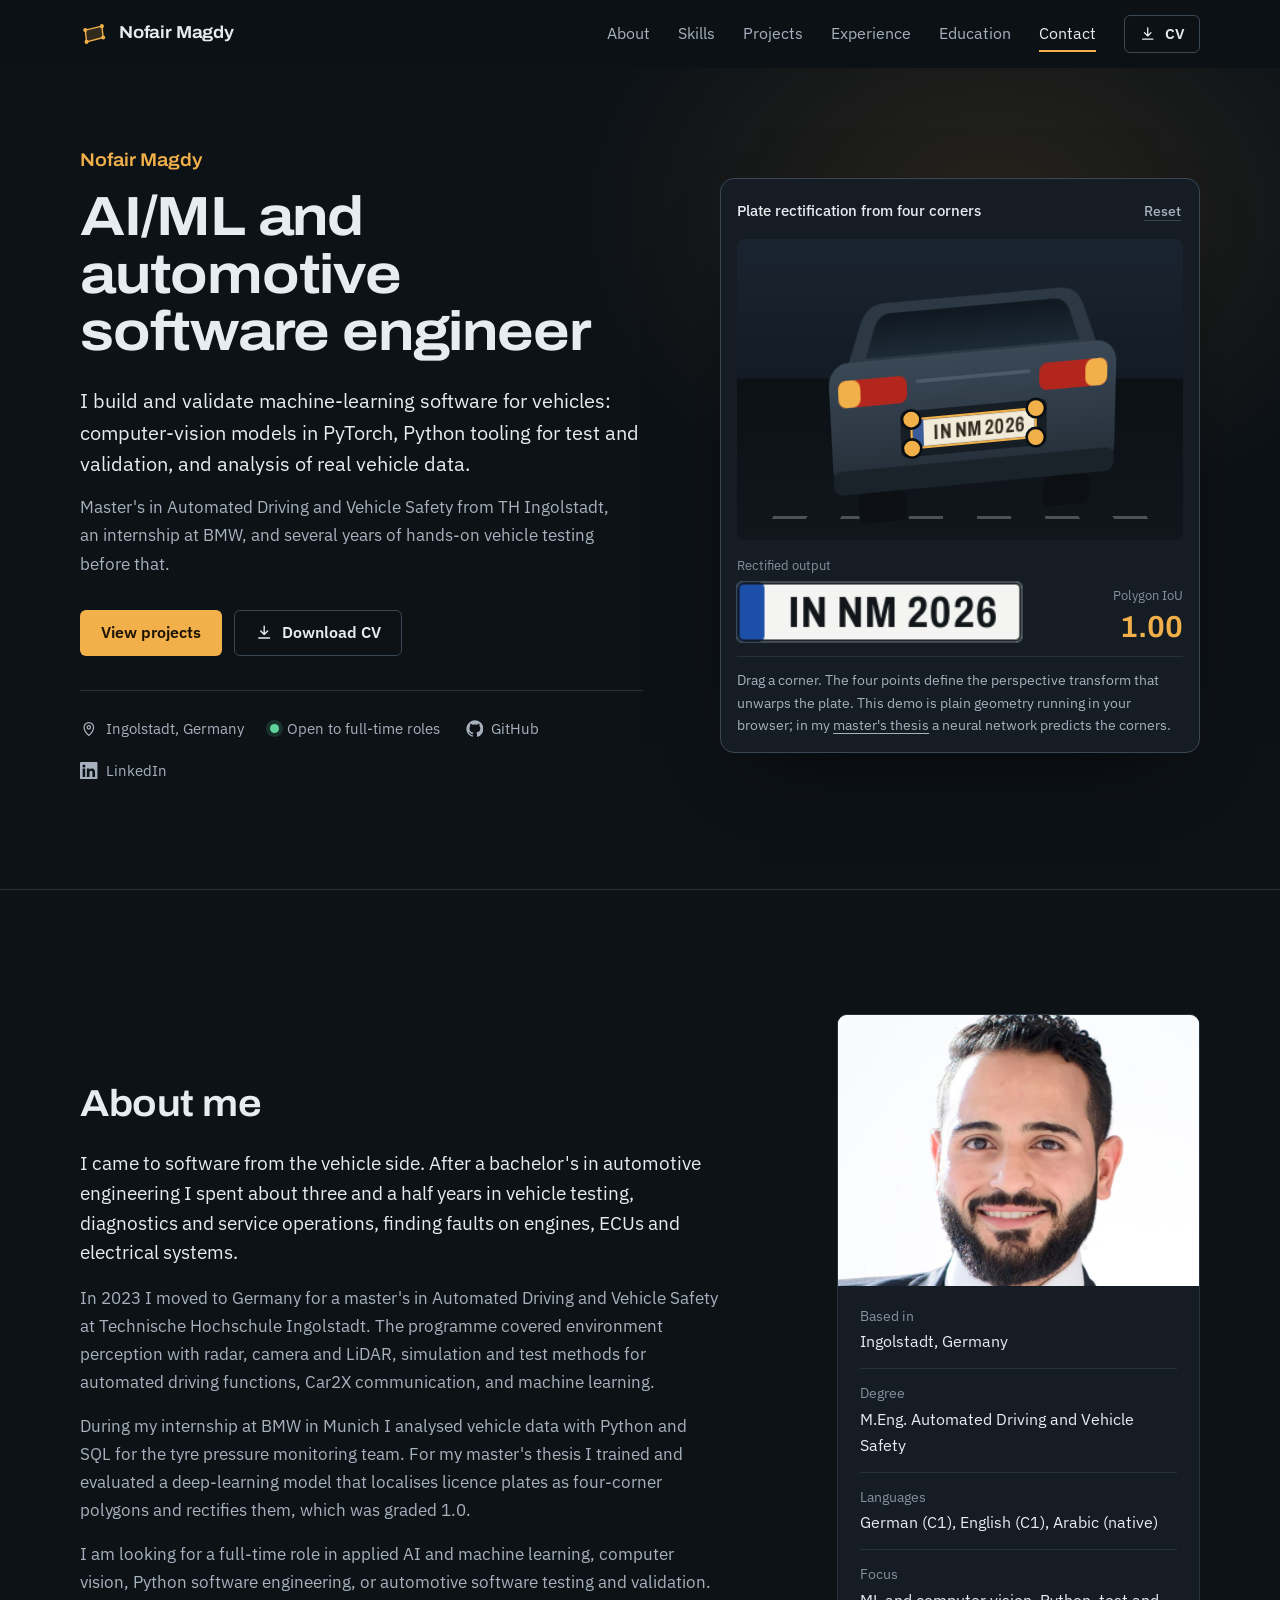
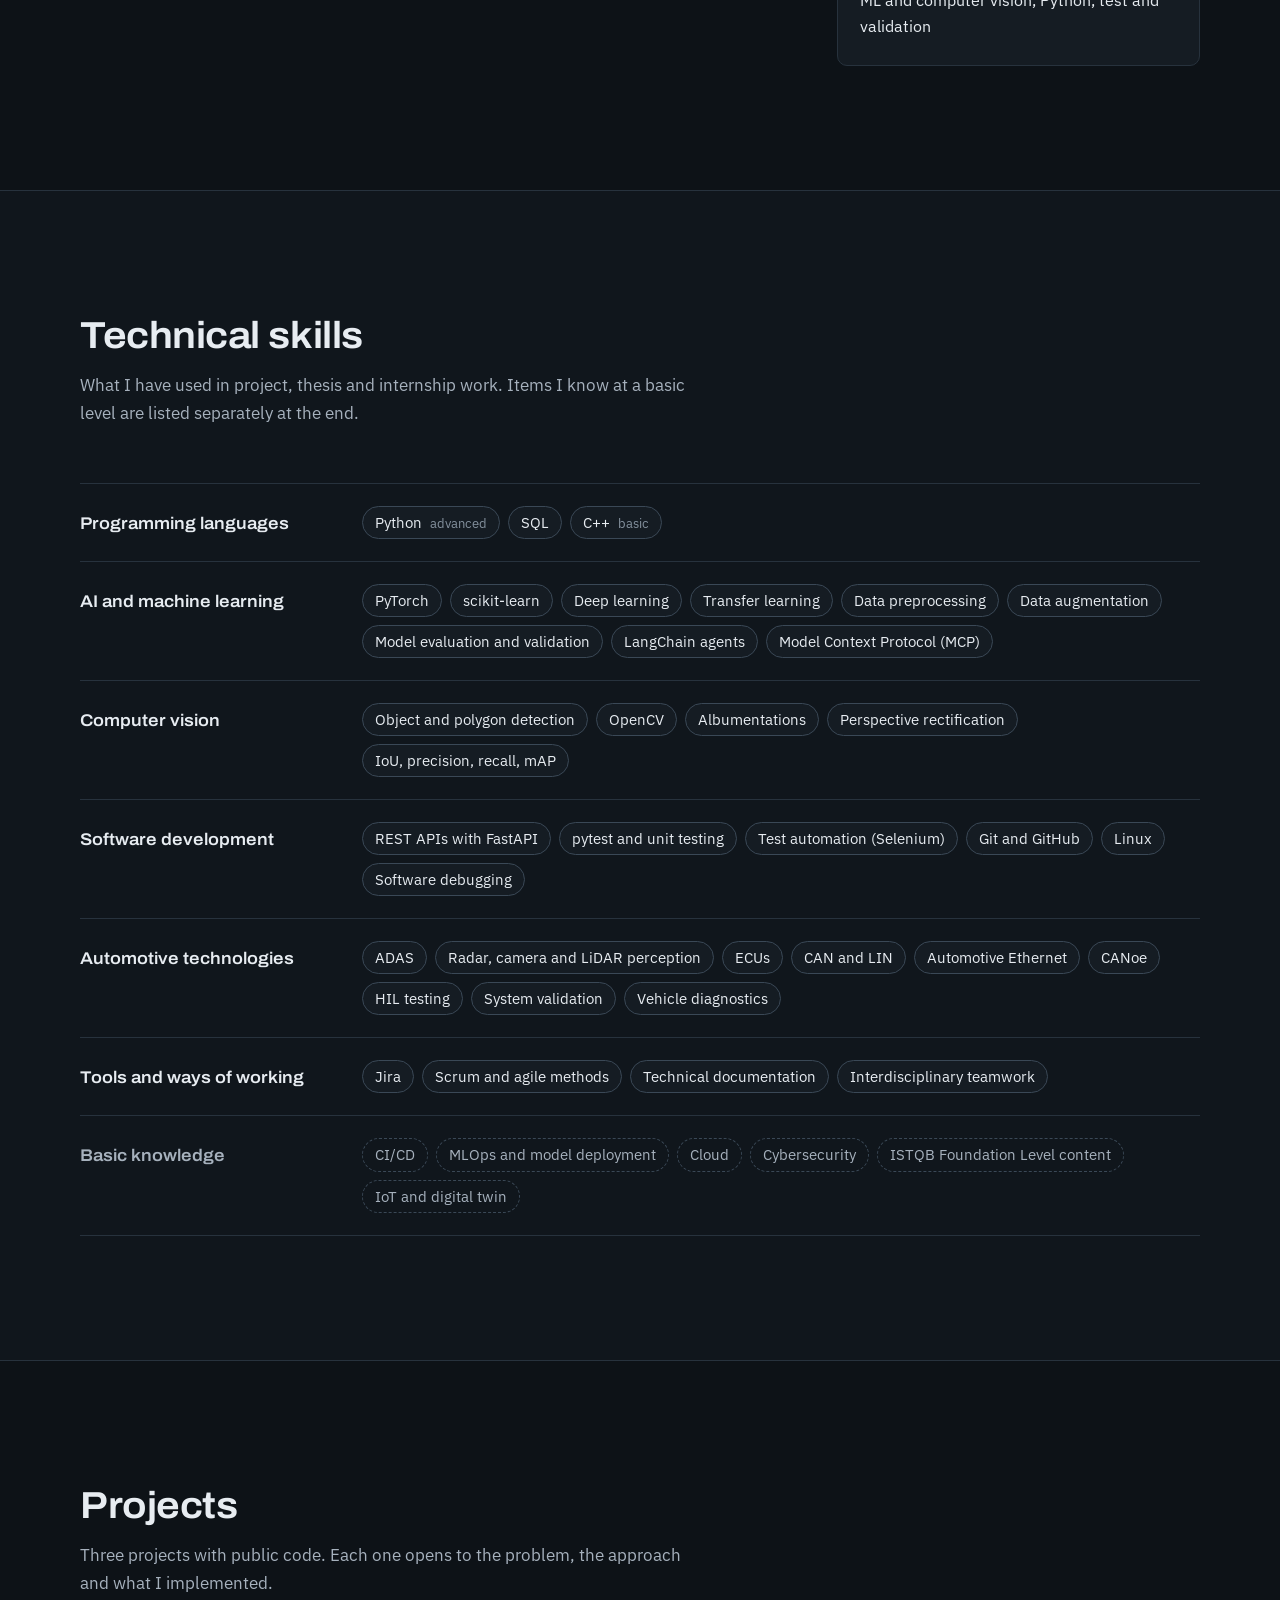
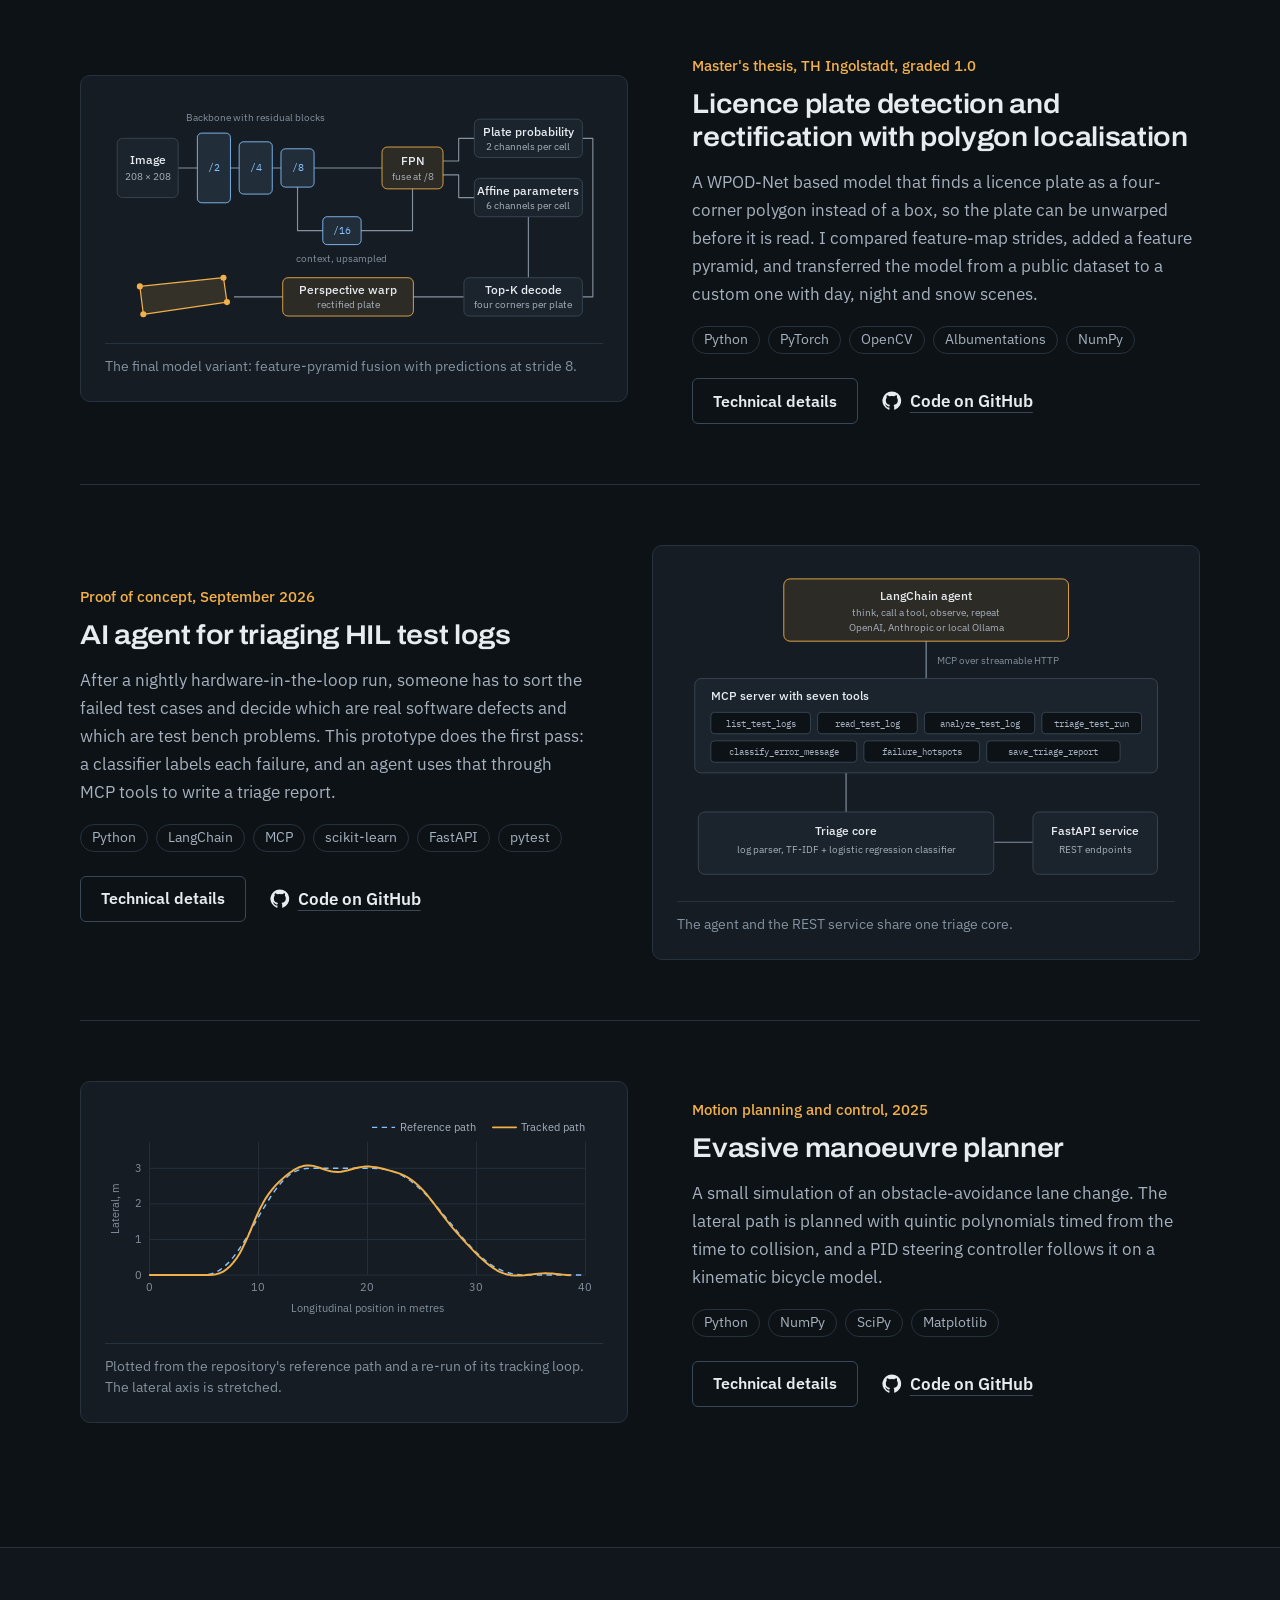
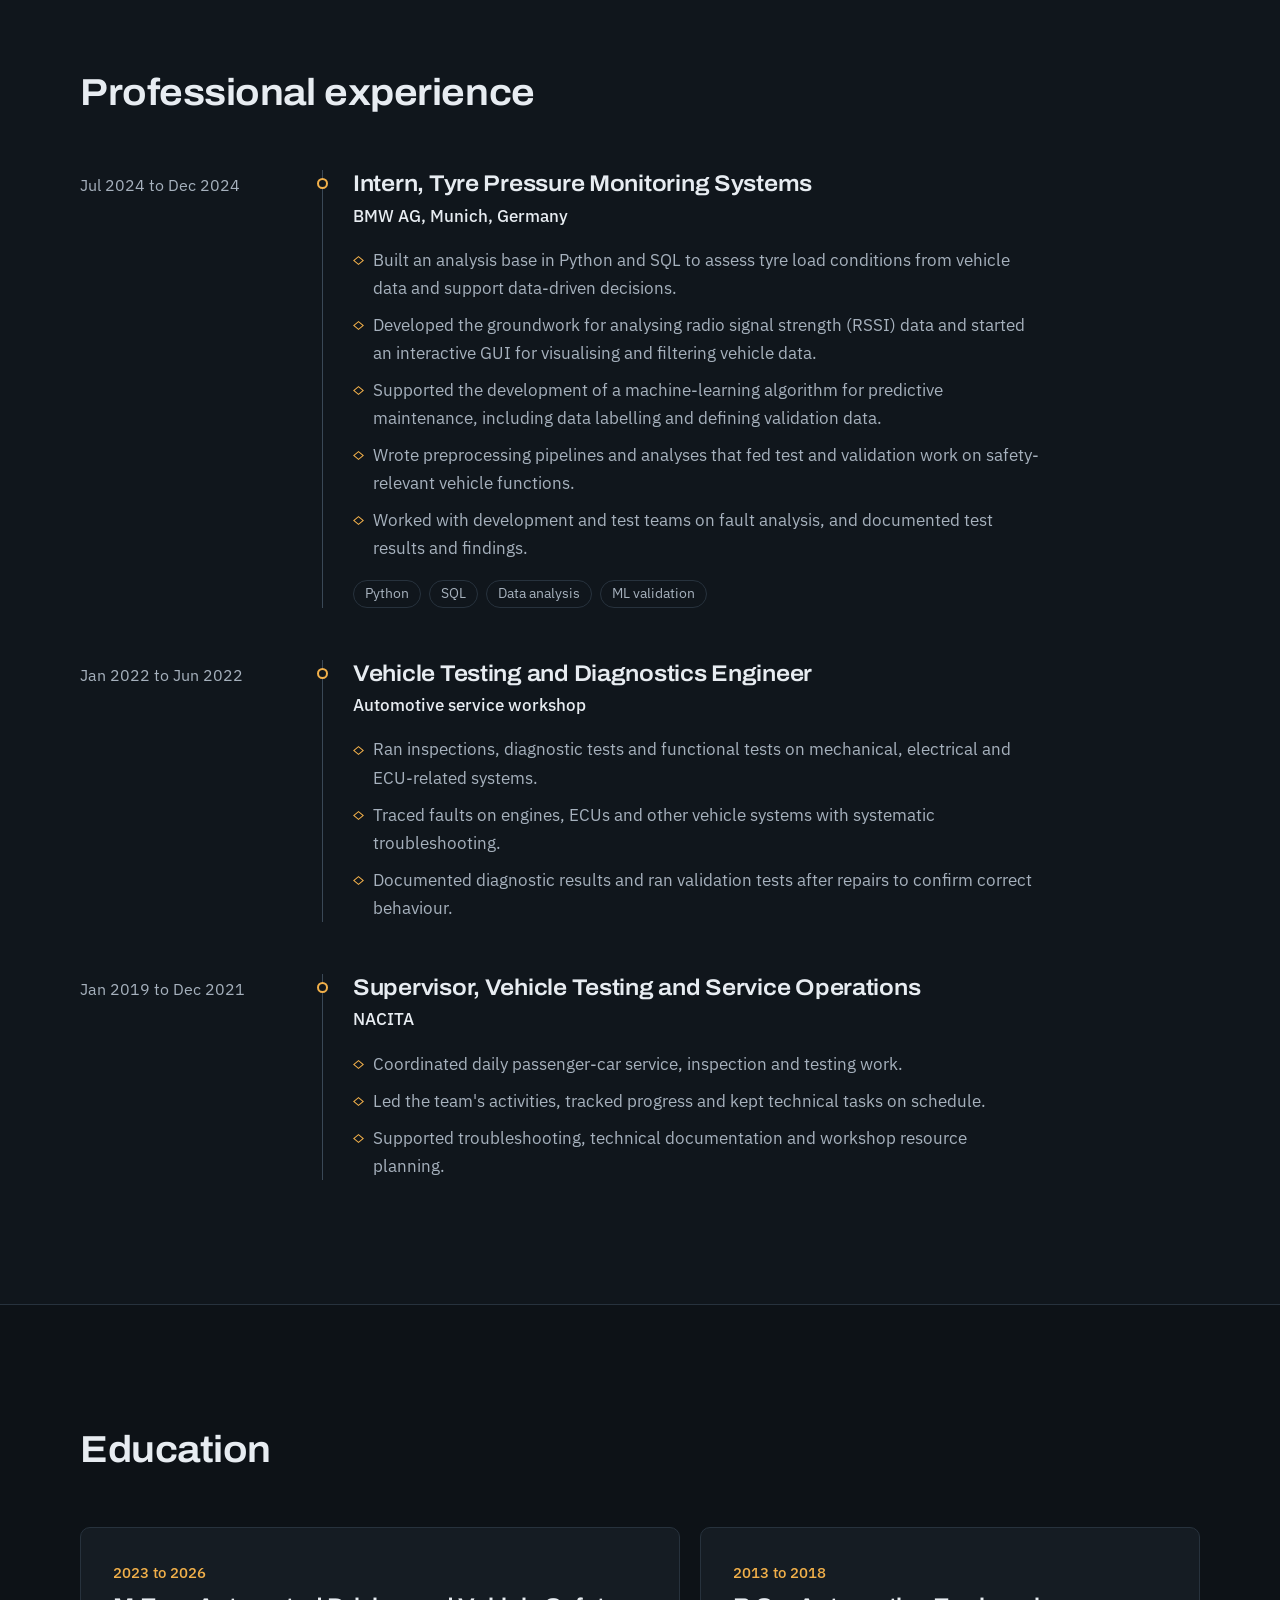
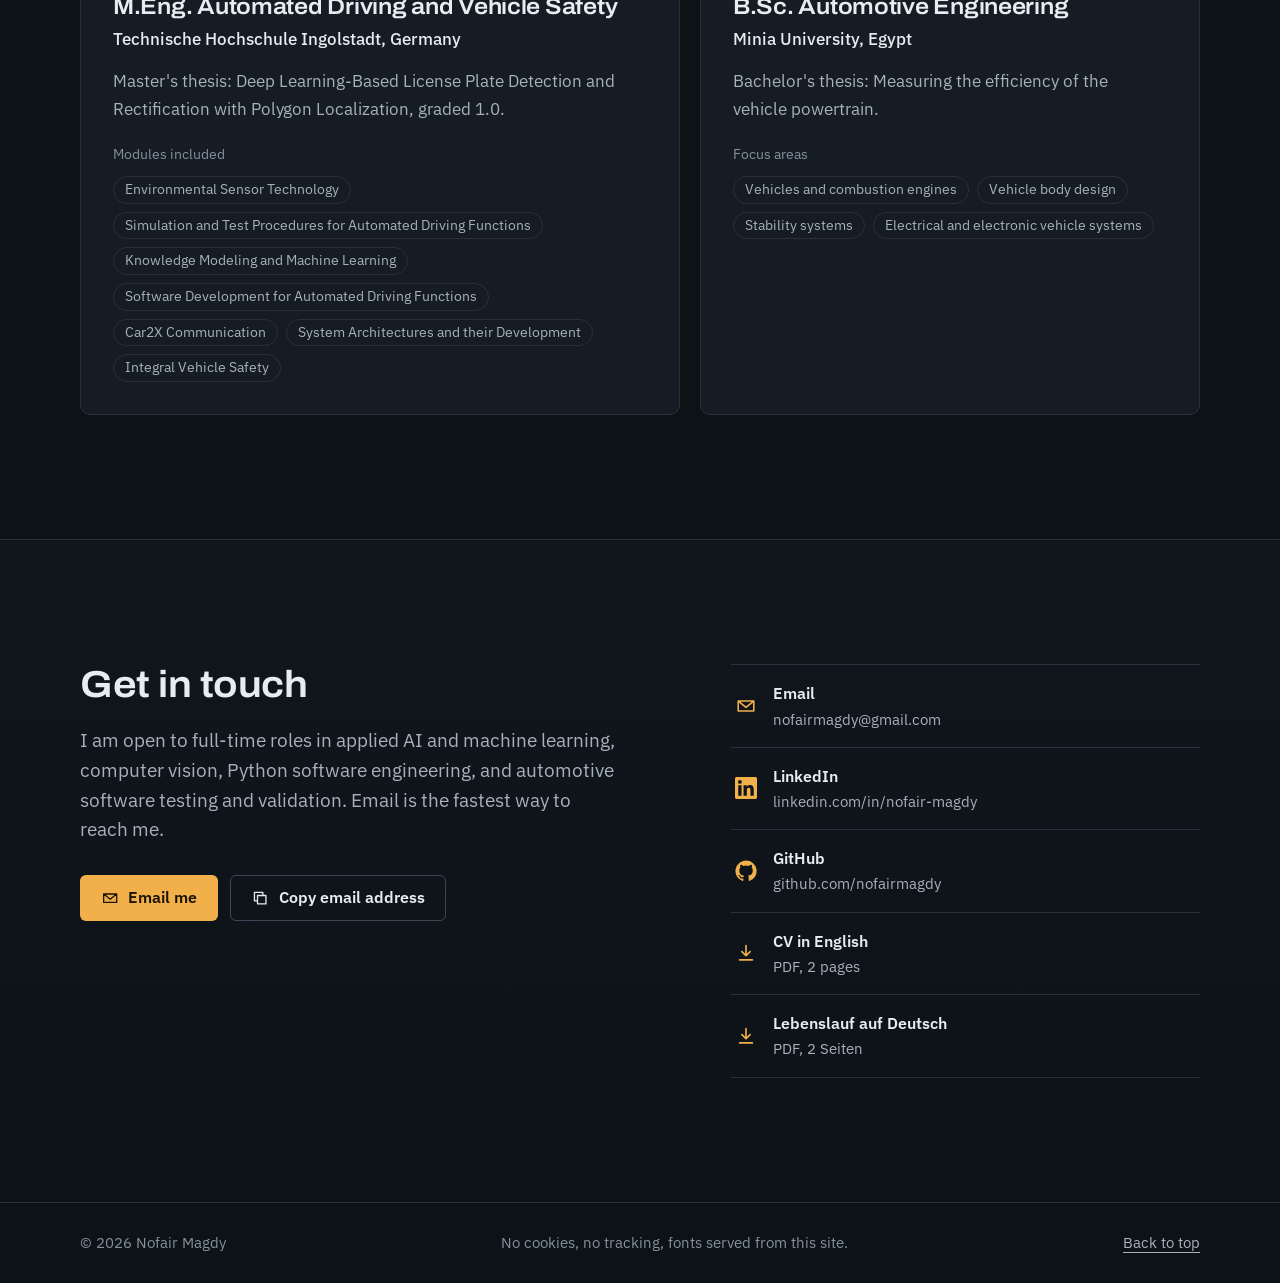
<file: index.html>
<!doctype html>
<html lang="en">
<head>
  <meta charset="utf-8">
  <meta name="viewport" content="width=device-width, initial-scale=1">
  <title>Nofair Magdy | AI/ML and Automotive Software Engineer</title>
  <meta name="description" content="Portfolio of Nofair Magdy, an AI/ML and automotive software engineer in Ingolstadt, Germany. Computer vision with PyTorch, Python tooling for test and validation, and ADAS background.">
  <meta name="author" content="Nofair Magdy">
  <meta name="theme-color" content="#0d1217">
  <meta name="color-scheme" content="dark">
  <link rel="canonical" href="https://nofairmagdy.github.io/">

  <meta property="og:type" content="website">
  <meta property="og:title" content="Nofair Magdy | AI/ML and Automotive Software Engineer">
  <meta property="og:description" content="Computer vision with PyTorch, Python tooling for test and validation, and an automated-driving master's from TH Ingolstadt.">
  <meta property="og:url" content="https://nofairmagdy.github.io/">
  <meta property="og:image" content="https://nofairmagdy.github.io/assets/img/og.png">
  <meta property="og:image:width" content="1200">
  <meta property="og:image:height" content="630">
  <meta name="twitter:card" content="summary_large_image">

  <link rel="icon" href="assets/img/favicon.svg" type="image/svg+xml">
  <link rel="icon" href="assets/img/favicon-32.png" sizes="32x32" type="image/png">
  <link rel="apple-touch-icon" href="assets/img/apple-touch-icon.png">
  <link rel="manifest" href="site.webmanifest">

  <link rel="preload" href="assets/fonts/archivo-var.woff2" as="font" type="font/woff2" crossorigin>
  <link rel="preload" href="assets/fonts/plex-sans-400.woff2" as="font" type="font/woff2" crossorigin>
  <link rel="stylesheet" href="assets/css/styles.css">

  <script type="application/ld+json">
  {
    "@context": "https://schema.org",
    "@type": "Person",
    "name": "Nofair Magdy",
    "jobTitle": "AI/ML and Automotive Software Engineer",
    "url": "https://nofairmagdy.github.io/",
    "email": "mailto:nofairmagdy@gmail.com",
    "address": { "@type": "PostalAddress", "addressLocality": "Ingolstadt", "addressCountry": "DE" },
    "sameAs": ["https://github.com/nofairmagdy", "https://www.linkedin.com/in/nofair-magdy"],
    "alumniOf": [
      { "@type": "CollegeOrUniversity", "name": "Technische Hochschule Ingolstadt" },
      { "@type": "CollegeOrUniversity", "name": "Minia University" }
    ],
    "knowsAbout": ["Machine learning", "Deep learning", "Computer vision", "PyTorch", "Python", "ADAS", "Automotive software testing", "HIL testing"]
  }
  </script>
</head>
<body>
  <a class="skip-link" href="#main">Skip to content</a>

  <!-- Icon sprite -->
  <svg width="0" height="0" class="sprite" aria-hidden="true" focusable="false">
    <symbol id="i-github" viewBox="0 0 24 24"><path fill="currentColor" d="M12 .5a11.5 11.5 0 0 0-3.64 22.41c.58.1.79-.25.79-.56v-2.15c-3.2.7-3.88-1.37-3.88-1.37-.52-1.33-1.28-1.68-1.28-1.68-1.05-.72.08-.7.08-.7 1.16.08 1.77 1.19 1.77 1.19 1.03 1.77 2.7 1.26 3.36.96.1-.75.4-1.26.73-1.55-2.55-.29-5.24-1.28-5.24-5.68 0-1.26.45-2.28 1.19-3.09-.12-.29-.52-1.46.11-3.05 0 0 .97-.31 3.17 1.18a11 11 0 0 1 5.78 0c2.2-1.49 3.17-1.18 3.17-1.18.63 1.59.23 2.76.11 3.05.74.81 1.19 1.83 1.19 3.09 0 4.41-2.69 5.38-5.25 5.67.41.36.78 1.06.78 2.14v3.17c0 .31.21.67.8.56A11.5 11.5 0 0 0 12 .5Z"/></symbol>
    <symbol id="i-linkedin" viewBox="0 0 24 24"><path fill="currentColor" d="M20.45 20.45h-3.56v-5.57c0-1.33-.02-3.04-1.85-3.04-1.85 0-2.14 1.45-2.14 2.94v5.67H9.35V9h3.41v1.56h.05c.48-.9 1.64-1.85 3.37-1.85 3.6 0 4.27 2.37 4.27 5.46v6.28ZM5.34 7.43a2.06 2.06 0 1 1 0-4.13 2.06 2.06 0 0 1 0 4.13ZM7.12 20.45H3.56V9h3.56v11.45ZM22.22 0H1.77C.79 0 0 .77 0 1.73v20.54C0 23.23.79 24 1.77 24h20.45c.98 0 1.78-.77 1.78-1.73V1.73C24 .77 23.2 0 22.22 0Z"/></symbol>
    <symbol id="i-mail" viewBox="0 0 24 24"><path fill="none" stroke="currentColor" stroke-width="1.7" stroke-linecap="round" stroke-linejoin="round" d="M3.5 6.5h17v11h-17zM4 7l8 6.5L20 7"/></symbol>
    <symbol id="i-download" viewBox="0 0 24 24"><path fill="none" stroke="currentColor" stroke-width="1.8" stroke-linecap="round" stroke-linejoin="round" d="M12 4v11m0 0-4.5-4.5M12 15l4.5-4.5M5 19.5h14"/></symbol>
    <symbol id="i-external" viewBox="0 0 24 24"><path fill="none" stroke="currentColor" stroke-width="1.8" stroke-linecap="round" stroke-linejoin="round" d="M14 5h5v5M19 5l-8.5 8.5M17.5 14v4.5h-12v-12H10"/></symbol>
    <symbol id="i-close" viewBox="0 0 24 24"><path fill="none" stroke="currentColor" stroke-width="1.8" stroke-linecap="round" d="M6 6l12 12M18 6 6 18"/></symbol>
    <symbol id="i-copy" viewBox="0 0 24 24"><path fill="none" stroke="currentColor" stroke-width="1.7" stroke-linejoin="round" d="M8.5 8.5h11v11h-11zM15.5 8.5v-4h-11v11h4"/></symbol>
    <symbol id="i-pin" viewBox="0 0 24 24"><path fill="none" stroke="currentColor" stroke-width="1.7" stroke-linejoin="round" d="M12 21s6.5-5.6 6.5-11a6.5 6.5 0 0 0-13 0c0 5.4 6.5 11 6.5 11Z"/><circle cx="12" cy="10" r="2.3" fill="none" stroke="currentColor" stroke-width="1.7"/></symbol>
  </svg>

  <header class="site-header" id="top">
    <div class="wrap header-inner">
      <a class="brand" href="#top" aria-label="Nofair Magdy, back to top">
        <svg class="brand-mark" viewBox="0 0 32 32" aria-hidden="true"><path d="M6 11.5 25 7l1.5 13L7.5 25z" fill="rgba(242,176,74,.16)" stroke="#f2b04a" stroke-width="1.6" stroke-linejoin="round"/><g fill="#f2b04a"><circle cx="6" cy="11.5" r="2.3"/><circle cx="25" cy="7" r="2.3"/><circle cx="26.5" cy="20" r="2.3"/><circle cx="7.5" cy="25" r="2.3"/></g></svg>
        <span>Nofair Magdy</span>
      </a>
      <button class="nav-toggle" id="navToggle" aria-expanded="false" aria-controls="siteNav">
        <span class="nav-toggle-bars" aria-hidden="true"><i></i><i></i><i></i></span>
        <span class="visually-hidden">Menu</span>
      </button>
      <nav class="site-nav" id="siteNav" aria-label="Main">
        <a href="#about">About</a>
        <a href="#skills">Skills</a>
        <a href="#projects">Projects</a>
        <a href="#experience">Experience</a>
        <a href="#education">Education</a>
        <a href="#contact">Contact</a>
        <a class="btn btn-small btn-ghost nav-cv" href="assets/cv/Nofair_Magdy_CV_EN.pdf" download>
          <svg class="icon" aria-hidden="true"><use href="#i-download"/></svg>CV
        </a>
      </nav>
    </div>
  </header>

  <main id="main">

    <!-- ============================ HERO ============================ -->
    <section class="hero">
      <div class="wrap hero-grid">
        <div class="hero-copy">
          <p class="hero-name">Nofair Magdy</p>
          <h1>AI/ML and automotive software engineer</h1>
          <p class="hero-lead">I build and validate machine-learning software for vehicles: computer-vision models in PyTorch, Python tooling for test and validation, and analysis of real vehicle data.</p>
          <p class="hero-sub">Master's in Automated Driving and Vehicle Safety from TH Ingolstadt, an internship at BMW, and several years of hands-on vehicle testing before that.</p>
          <div class="hero-actions">
            <a class="btn btn-primary" href="#projects">View projects</a>
            <a class="btn btn-ghost" href="assets/cv/Nofair_Magdy_CV_EN.pdf" download>
              <svg class="icon" aria-hidden="true"><use href="#i-download"/></svg>Download CV
            </a>
          </div>
          <ul class="hero-meta">
            <li><svg class="icon" aria-hidden="true"><use href="#i-pin"/></svg>Ingolstadt, Germany</li>
            <li><span class="status-dot" aria-hidden="true"></span>Open to full-time roles</li>
            <li><a href="https://github.com/nofairmagdy" target="_blank" rel="noopener"><svg class="icon" aria-hidden="true"><use href="#i-github"/></svg>GitHub</a></li>
            <li><a href="https://www.linkedin.com/in/nofair-magdy" target="_blank" rel="noopener"><svg class="icon" aria-hidden="true"><use href="#i-linkedin"/></svg>LinkedIn</a></li>
          </ul>
        </div>

        <!-- Interactive perspective-rectification demo (assets/js/rectifier.js) -->
        <figure class="rectifier" id="rectifier" aria-labelledby="rectifierTitle">
          <div class="rectifier-head">
            <span id="rectifierTitle">Plate rectification from four corners</span>
            <button class="link-button" id="rectReset" type="button">Reset</button>
          </div>
          <div class="rect-stage" id="rectStage">
            <div class="rect-canvas" id="rectCanvas">
              <div class="rect-road" aria-hidden="true"></div>
              <div class="rect-car" id="rectCar" aria-hidden="true">
                <svg viewBox="0 0 340 230" width="340" height="230">
                  <defs>
                    <linearGradient id="carBody" x1="0" y1="0" x2="0" y2="1"><stop offset="0" stop-color="#3a4856"/><stop offset="1" stop-color="#232d37"/></linearGradient>
                    <linearGradient id="carGlass" x1="0" y1="0" x2="0" y2="1"><stop offset="0" stop-color="#101820"/><stop offset="1" stop-color="#1c2a36"/></linearGradient>
                  </defs>
                  <path d="M92 34h156c10 0 17 5 21 14l13 32H58l13-32c4-9 11-14 21-14Z" fill="#2c3844"/>
                  <path d="M98 42h144c7 0 12 3 15 10l9 24H74l9-24c3-7 8-10 15-10Z" fill="url(#carGlass)"/>
                  <rect x="40" y="78" width="260" height="104" rx="18" fill="url(#carBody)"/>
                  <rect x="48" y="92" width="62" height="22" rx="7" fill="#b3261e"/>
                  <rect x="230" y="92" width="62" height="22" rx="7" fill="#b3261e"/>
                  <rect x="48" y="92" width="20" height="22" rx="7" fill="#f2b04a"/>
                  <rect x="272" y="92" width="20" height="22" rx="7" fill="#f2b04a"/>
                  <rect x="118" y="96" width="104" height="3" rx="1.5" fill="#4a5a69"/>
                  <rect x="103" y="121" width="134" height="38" rx="5" fill="#161d24"/>
                  <!-- plate: x 113..227, y 128..152 -->
                  <rect x="113" y="128" width="114" height="24" rx="2.5" fill="#f4f5f2"/>
                  <rect x="113" y="128" width="11" height="24" rx="2.5" fill="#1d4fa8"/>
                  <rect x="113.6" y="128.6" width="112.8" height="22.8" rx="2" fill="none" stroke="#12161a" stroke-width=".9"/>
                  <text x="175.5" y="146.2" text-anchor="middle" class="plate-text">IN NM 2026</text>
                  <rect x="40" y="166" width="260" height="20" rx="8" fill="#1a222a"/>
                  <rect x="62" y="186" width="44" height="26" rx="6" fill="#0c1014"/>
                  <rect x="234" y="186" width="44" height="26" rx="6" fill="#0c1014"/>
                </svg>
              </div>
              <svg class="rect-overlay" viewBox="0 0 340 230" width="340" height="230" aria-hidden="true">
                <polygon id="rectPoly" points=""/>
              </svg>
              <button class="rect-handle" type="button" data-i="0" aria-label="Top-left corner. Drag, or use the arrow keys."></button>
              <button class="rect-handle" type="button" data-i="1" aria-label="Top-right corner. Drag, or use the arrow keys."></button>
              <button class="rect-handle" type="button" data-i="2" aria-label="Bottom-right corner. Drag, or use the arrow keys."></button>
              <button class="rect-handle" type="button" data-i="3" aria-label="Bottom-left corner. Drag, or use the arrow keys."></button>
            </div>
          </div>
          <div class="rect-result">
            <div class="rect-out-wrap">
              <span class="rect-label">Rectified output</span>
              <div class="rect-out-stage" id="rectOutStage">
                <div class="rect-out" id="rectOut" aria-hidden="true"></div>
              </div>
            </div>
            <div class="rect-iou">
              <span class="rect-label">Polygon IoU</span>
              <output id="rectIou" for="rectStage" aria-live="off">1.00</output>
            </div>
          </div>
          <figcaption>Drag a corner. The four points define the perspective transform that unwarps the plate. This demo is plain geometry running in your browser; in my <a href="#project-wpod">master's thesis</a> a neural network predicts the corners.</figcaption>
        </figure>
      </div>
    </section>

    <!-- ============================ ABOUT ============================ -->
    <section class="section" id="about" aria-labelledby="aboutTitle">
      <div class="wrap about-grid">
        <div class="about-text">
          <h2 id="aboutTitle">About me</h2>
          <p class="lead">I came to software from the vehicle side. After a bachelor's in automotive engineering I spent about three and a half years in vehicle testing, diagnostics and service operations, finding faults on engines, ECUs and electrical systems.</p>
          <p>In 2023 I moved to Germany for a master's in Automated Driving and Vehicle Safety at Technische Hochschule Ingolstadt. The programme covered environment perception with radar, camera and LiDAR, simulation and test methods for automated driving functions, Car2X communication, and machine learning.</p>
          <p>During my internship at BMW in Munich I analysed vehicle data with Python and SQL for the tyre pressure monitoring team. For my master's thesis I trained and evaluated a deep-learning model that localises licence plates as four-corner polygons and rectifies them, which was graded 1.0.</p>
          <p>I am looking for a full-time role in applied AI and machine learning, computer vision, Python software engineering, or automotive software testing and validation.</p>
        </div>
        <aside class="about-card" aria-label="At a glance">
          <img class="portrait" src="assets/img/portrait.jpg" width="440" height="464" alt="Portrait of Nofair Magdy" loading="lazy" decoding="async">
          <dl class="facts">
            <div><dt>Based in</dt><dd>Ingolstadt, Germany</dd></div>
            <div><dt>Degree</dt><dd>M.Eng. Automated Driving and Vehicle Safety</dd></div>
            <div><dt>Languages</dt><dd>German (C1), English (C1), Arabic (native)</dd></div>
            <div><dt>Focus</dt><dd>ML and computer vision, Python, test and validation</dd></div>
          </dl>
        </aside>
      </div>
    </section>

    <!-- ============================ SKILLS ============================ -->
    <section class="section section-alt" id="skills" aria-labelledby="skillsTitle">
      <div class="wrap">
        <div class="section-head">
          <h2 id="skillsTitle">Technical skills</h2>
          <p>What I have used in project, thesis and internship work. Items I know at a basic level are listed separately at the end.</p>
        </div>
        <dl class="skills">
          <div class="skill-row">
            <dt>Programming languages</dt>
            <dd><ul class="tags"><li>Python <small>advanced</small></li><li>SQL</li><li>C++ <small>basic</small></li></ul></dd>
          </div>
          <div class="skill-row">
            <dt>AI and machine learning</dt>
            <dd><ul class="tags"><li>PyTorch</li><li>scikit-learn</li><li>Deep learning</li><li>Transfer learning</li><li>Data preprocessing</li><li>Data augmentation</li><li>Model evaluation and validation</li><li>LangChain agents</li><li>Model Context Protocol (MCP)</li></ul></dd>
          </div>
          <div class="skill-row">
            <dt>Computer vision</dt>
            <dd><ul class="tags"><li>Object and polygon detection</li><li>OpenCV</li><li>Albumentations</li><li>Perspective rectification</li><li>IoU, precision, recall, mAP</li></ul></dd>
          </div>
          <div class="skill-row">
            <dt>Software development</dt>
            <dd><ul class="tags"><li>REST APIs with FastAPI</li><li>pytest and unit testing</li><li>Test automation (Selenium)</li><li>Git and GitHub</li><li>Linux</li><li>Software debugging</li></ul></dd>
          </div>
          <div class="skill-row">
            <dt>Automotive technologies</dt>
            <dd><ul class="tags"><li>ADAS</li><li>Radar, camera and LiDAR perception</li><li>ECUs</li><li>CAN and LIN</li><li>Automotive Ethernet</li><li>CANoe</li><li>HIL testing</li><li>System validation</li><li>Vehicle diagnostics</li></ul></dd>
          </div>
          <div class="skill-row">
            <dt>Tools and ways of working</dt>
            <dd><ul class="tags"><li>Jira</li><li>Scrum and agile methods</li><li>Technical documentation</li><li>Interdisciplinary teamwork</li></ul></dd>
          </div>
          <div class="skill-row skill-row-basic">
            <dt>Basic knowledge</dt>
            <dd><ul class="tags"><li>CI/CD</li><li>MLOps and model deployment</li><li>Cloud</li><li>Cybersecurity</li><li>ISTQB Foundation Level content</li><li>IoT and digital twin</li></ul></dd>
          </div>
        </dl>
      </div>
    </section>

    <!-- ============================ PROJECTS ============================
         To add a project: copy one <article class="project"> block and its
         matching <dialog class="sheet"> at the bottom of this file, then
         change the ids (project-xyz / sheet-xyz) and the text.            -->
    <section class="section" id="projects" aria-labelledby="projectsTitle">
      <div class="wrap">
        <div class="section-head">
          <h2 id="projectsTitle">Projects</h2>
          <p>Three projects with public code. Each one opens to the problem, the approach and what I implemented.</p>
        </div>

        <article class="project" id="project-wpod">
          <figure class="project-figure">
            <div class="diagram-scroll" tabindex="0" role="group" aria-label="Network and pipeline diagram, scrollable">
            <svg class="diagram" viewBox="0 0 572 262" role="img" aria-labelledby="dgWpodTitle dgWpodDesc">
              <title id="dgWpodTitle">Network and pipeline diagram</title>
              <desc id="dgWpodDesc">A 208 by 208 image passes through backbone stages at strides 2, 4, 8 and 16. The stride 16 features are upsampled and fused with the stride 8 features. Two heads predict plate probability and six affine parameters per cell. The best cells are decoded to four corners, and a perspective warp produces the rectified plate.</desc>
              <text x="173" y="24" text-anchor="middle" class="dg-cap">Backbone with residual blocks</text>
              <g class="dg-wire">
                <path d="M84 78h22M144 78h10M192 78h10M240 78h78"/>
                <path d="M221 100v50h29"/>
                <path d="M294 150h59v-48"/>
                <path d="M388 70h18v-26h18M388 86h18v26h18"/>
                <path d="M548 44h12v182h-12"/>
                <path d="M486 134v70"/>
                <path d="M412 226h-58"/>
                <path d="M204 226h-56"/>
              </g>
              <g class="dg-node"><rect x="14" y="44" width="70" height="68" rx="6"/><text x="49" y="74" text-anchor="middle">Image</text><text x="49" y="92" text-anchor="middle" class="dg-sub">208 × 208</text></g>
              <g class="dg-stage">
                <rect x="106" y="38" width="38" height="80" rx="5"/><text x="125" y="82" text-anchor="middle">/2</text>
                <rect x="154" y="48" width="38" height="60" rx="5"/><text x="173" y="82" text-anchor="middle">/4</text>
                <rect x="202" y="56" width="38" height="44" rx="5"/><text x="221" y="82" text-anchor="middle">/8</text>
                <rect x="250" y="134" width="44" height="32" rx="5"/><text x="272" y="154" text-anchor="middle">/16</text>
              </g>
              <text x="272" y="186" text-anchor="middle" class="dg-cap">context, upsampled</text>
              <g class="dg-node dg-accent"><rect x="318" y="54" width="70" height="48" rx="6"/><text x="353" y="75" text-anchor="middle">FPN</text><text x="353" y="92" text-anchor="middle" class="dg-sub">fuse at /8</text></g>
              <g class="dg-node"><rect x="424" y="22" width="124" height="44" rx="6"/><text x="486" y="41" text-anchor="middle">Plate probability</text><text x="486" y="57" text-anchor="middle" class="dg-sub">2 channels per cell</text></g>
              <g class="dg-node"><rect x="424" y="90" width="124" height="44" rx="6"/><text x="486" y="109" text-anchor="middle">Affine parameters</text><text x="486" y="125" text-anchor="middle" class="dg-sub">6 channels per cell</text></g>
              <g class="dg-node"><rect x="412" y="204" width="136" height="44" rx="6"/><text x="480" y="223" text-anchor="middle">Top-K decode</text><text x="480" y="239" text-anchor="middle" class="dg-sub">four corners per plate</text></g>
              <g class="dg-node dg-accent"><rect x="204" y="204" width="150" height="44" rx="6"/><text x="279" y="223" text-anchor="middle">Perspective warp</text><text x="279" y="239" text-anchor="middle" class="dg-sub">rectified plate</text></g>
              <g class="dg-plate"><path d="M40 214l96-10 4 28-96 14z"/><circle cx="40" cy="214" r="3.5"/><circle cx="136" cy="204" r="3.5"/><circle cx="140" cy="232" r="3.5"/><circle cx="44" cy="246" r="3.5"/></g>
            </svg>
            </div>
            <figcaption>The final model variant: feature-pyramid fusion with predictions at stride 8.</figcaption>
          </figure>
          <div class="project-body">
            <p class="project-kind">Master's thesis, TH Ingolstadt, graded 1.0</p>
            <h3>Licence plate detection and rectification with polygon localisation</h3>
            <p>A WPOD-Net based model that finds a licence plate as a four-corner polygon instead of a box, so the plate can be unwarped before it is read. I compared feature-map strides, added a feature pyramid, and transferred the model from a public dataset to a custom one with day, night and snow scenes.</p>
            <ul class="tags tags-quiet" aria-label="Technologies"><li>Python</li><li>PyTorch</li><li>OpenCV</li><li>Albumentations</li><li>NumPy</li></ul>
            <div class="project-actions">
              <button class="btn btn-ghost" type="button" data-sheet="sheet-wpod" aria-haspopup="dialog">Technical details</button>
              <a class="text-link" href="https://github.com/nofairmagdy/wpod-polygon-lp-detection" target="_blank" rel="noopener"><svg class="icon" aria-hidden="true"><use href="#i-github"/></svg>Code on GitHub<span class="visually-hidden"> (opens in a new tab)</span></a>
            </div>
          </div>
        </article>

        <article class="project project-flip" id="project-triage">
          <figure class="project-figure">
            <div class="diagram-scroll" tabindex="0" role="group" aria-label="Architecture diagram, scrollable">
            <svg class="diagram" viewBox="0 0 560 356" role="img" aria-labelledby="dgTriTitle dgTriDesc">
              <title id="dgTriTitle">Architecture diagram</title>
              <desc id="dgTriDesc">A LangChain agent talks to an MCP server over streamable HTTP. The MCP server exposes seven triage tools. Both the MCP server and a FastAPI service call the same triage core, which parses logs and runs a scikit-learn classifier.</desc>
              <g class="dg-wire"><path d="M280 80v42"/><path d="M190 228v44"/><path d="M400 306h-44"/></g>
              <g class="dg-node dg-accent"><rect x="120" y="10" width="320" height="70" rx="7"/><text x="280" y="34" text-anchor="middle">LangChain agent</text><text x="280" y="52" text-anchor="middle" class="dg-sub">think, call a tool, observe, repeat</text><text x="280" y="68" text-anchor="middle" class="dg-sub">OpenAI, Anthropic or local Ollama</text></g>
              <text x="292" y="106" class="dg-cap">MCP over streamable HTTP</text>
              <g class="dg-node"><rect x="20" y="122" width="520" height="106" rx="7"/><text x="38" y="146">MCP server with seven tools</text></g>
              <g class="dg-chip">
                <rect x="38" y="160" width="112" height="24" rx="4"/><text x="94" y="176" text-anchor="middle">list_test_logs</text>
                <rect x="158" y="160" width="112" height="24" rx="4"/><text x="214" y="176" text-anchor="middle">read_test_log</text>
                <rect x="278" y="160" width="124" height="24" rx="4"/><text x="340" y="176" text-anchor="middle">analyze_test_log</text>
                <rect x="410" y="160" width="112" height="24" rx="4"/><text x="466" y="176" text-anchor="middle">triage_test_run</text>
                <rect x="38" y="192" width="164" height="24" rx="4"/><text x="120" y="208" text-anchor="middle">classify_error_message</text>
                <rect x="210" y="192" width="130" height="24" rx="4"/><text x="275" y="208" text-anchor="middle">failure_hotspots</text>
                <rect x="348" y="192" width="150" height="24" rx="4"/><text x="423" y="208" text-anchor="middle">save_triage_report</text>
              </g>
              <g class="dg-node"><rect x="24" y="272" width="332" height="70" rx="7"/><text x="190" y="298" text-anchor="middle">Triage core</text><text x="190" y="318" text-anchor="middle" class="dg-sub">log parser, TF-IDF + logistic regression classifier</text></g>
              <g class="dg-node"><rect x="400" y="272" width="140" height="70" rx="7"/><text x="470" y="298" text-anchor="middle">FastAPI service</text><text x="470" y="318" text-anchor="middle" class="dg-sub">REST endpoints</text></g>
            </svg>
            </div>
            <figcaption>The agent and the REST service share one triage core.</figcaption>
          </figure>
          <div class="project-body">
            <p class="project-kind">Proof of concept, September 2026</p>
            <h3>AI agent for triaging HIL test logs</h3>
            <p>After a nightly hardware-in-the-loop run, someone has to sort the failed test cases and decide which are real software defects and which are test bench problems. This prototype does the first pass: a classifier labels each failure, and an agent uses that through MCP tools to write a triage report.</p>
            <ul class="tags tags-quiet" aria-label="Technologies"><li>Python</li><li>LangChain</li><li>MCP</li><li>scikit-learn</li><li>FastAPI</li><li>pytest</li></ul>
            <div class="project-actions">
              <button class="btn btn-ghost" type="button" data-sheet="sheet-triage" aria-haspopup="dialog">Technical details</button>
              <a class="text-link" href="https://github.com/nofairmagdy/log-triage-agent" target="_blank" rel="noopener"><svg class="icon" aria-hidden="true"><use href="#i-github"/></svg>Code on GitHub<span class="visually-hidden"> (opens in a new tab)</span></a>
            </div>
          </div>
        </article>

        <article class="project" id="project-evasive">
          <figure class="project-figure">
            <div class="diagram-scroll diagram-scroll-plot" tabindex="0" role="group" aria-label="Path plot, scrollable">
            <svg class="diagram plot" viewBox="0 0 560 250" role="img" aria-labelledby="dgEvTitle dgEvDesc">
              <title id="dgEvTitle">Planned and tracked path</title>
              <desc id="dgEvDesc">A top-down plot over 40 metres. The reference path moves 3 metres sideways, holds, and returns to the original lane. The tracked path of the simulated vehicle follows it closely.</desc>
              <g class="plot-grid">
                <path d="M50 190h490M50 150h490M50 110h490M50 70h490"/>
                <path d="M50 40v150M172.5 40v150M295 40v150M417.5 40v150M540 40v150"/>
              </g>
              <g class="plot-axis">
                <text x="42" y="194" text-anchor="end">0</text><text x="42" y="154" text-anchor="end">1</text><text x="42" y="114" text-anchor="end">2</text><text x="42" y="74" text-anchor="end">3</text>
                <text x="50" y="208" text-anchor="middle">0</text><text x="172.5" y="208" text-anchor="middle">10</text><text x="295" y="208" text-anchor="middle">20</text><text x="417.5" y="208" text-anchor="middle">30</text><text x="540" y="208" text-anchor="middle">40</text>
                <text x="295" y="232" text-anchor="middle">Longitudinal position in metres</text>
                <text x="16" y="115" text-anchor="middle" transform="rotate(-90 16 115)">Lateral, m</text>
              </g>
              <path class="plot-ref" d="M50.0 190.0 L54.9 190.0 L59.8 190.0 L64.7 190.0 L69.6 190.0 L74.5 190.0 L79.4 190.0 L84.3 190.0 L89.2 190.0 L94.1 190.0 L99.0 190.0 L103.9 190.0 L108.8 190.0 L113.7 189.7 L118.6 188.8 L123.5 187.2 L128.4 184.7 L133.3 181.2 L138.2 176.6 L143.1 171.2 L148.0 164.8 L152.9 157.7 L157.8 149.9 L162.7 141.7 L167.6 133.2 L172.5 124.6 L177.4 116.2 L182.3 108.1 L187.2 100.5 L192.1 93.5 L197.0 87.4 L201.9 82.1 L206.8 77.8 L211.7 74.6 L216.6 72.3 L221.5 70.9 L226.4 70.2 L231.3 70.0 L236.2 70.0 L241.1 70.0 L246.0 70.0 L250.9 70.0 L255.8 70.0 L260.7 70.0 L265.6 70.0 L270.5 70.0 L275.4 70.0 L280.3 70.0 L285.2 70.0 L290.1 70.0 L295.0 70.0 L299.9 70.0 L304.8 70.2 L309.7 70.6 L314.6 71.2 L319.5 72.3 L324.4 73.8 L329.3 75.8 L334.2 78.2 L339.1 81.2 L344.0 84.6 L348.9 88.5 L353.8 92.9 L358.7 97.6 L363.6 102.7 L368.5 108.1 L373.4 113.7 L378.3 119.6 L383.2 125.5 L388.1 131.5 L393.0 137.5 L397.9 143.4 L402.8 149.1 L407.7 154.6 L412.6 159.9 L417.5 164.8 L422.4 169.4 L427.3 173.5 L432.2 177.2 L437.1 180.4 L442.0 183.0 L446.9 185.3 L451.8 187.0 L456.7 188.3 L461.6 189.2 L466.5 189.7 L471.4 189.9 L476.3 190.0 L481.2 190.0 L486.1 190.0 L491.0 190.0 L495.9 190.0 L500.8 190.0 L505.7 190.0 L510.6 190.0 L515.5 190.0 L520.4 190.0 L525.3 190.0 L530.2 190.0 L535.1 190.0 L540.0 190.0"/>
              <path class="plot-trk" d="M50.5 190.0 L54.4 190.0 L58.3 190.0 L62.2 190.0 L66.2 190.0 L70.1 190.0 L74.0 190.0 L77.9 190.0 L81.8 190.0 L85.8 190.0 L89.7 190.0 L93.6 190.0 L97.5 190.0 L101.5 190.0 L105.4 190.0 L109.3 190.0 L113.2 190.0 L117.1 189.9 L121.0 189.6 L125.0 189.0 L128.9 187.9 L132.8 186.1 L136.6 183.5 L140.4 180.2 L144.1 176.1 L147.8 171.3 L151.3 165.8 L154.6 159.5 L157.9 152.6 L161.2 145.3 L164.4 137.8 L167.5 130.2 L170.8 122.8 L174.0 115.8 L177.4 109.4 L180.8 103.5 L184.4 98.2 L188.1 93.4 L191.7 89.2 L195.5 85.4 L199.3 81.9 L203.1 78.6 L206.9 75.6 L210.7 73.0 L214.6 70.6 L218.4 68.8 L222.4 67.5 L226.3 66.8 L230.2 66.8 L234.1 67.3 L238.0 68.4 L242.0 69.7 L245.8 71.1 L249.7 72.4 L253.6 73.4 L257.5 74.0 L261.4 74.1 L265.4 73.8 L269.3 73.1 L273.2 72.2 L277.1 71.1 L281.0 70.0 L285.0 69.1 L288.9 68.4 L292.8 68.1 L296.7 68.1 L300.6 68.4 L304.6 68.9 L308.5 69.7 L312.3 70.5 L316.2 71.5 L320.1 72.6 L324.0 73.7 L328.0 74.9 L331.9 76.3 L335.8 78.0 L339.6 80.0 L343.5 82.4 L347.3 85.1 L351.1 88.4 L354.8 92.0 L358.6 96.0 L362.3 100.3 L365.9 104.9 L369.6 109.6 L373.2 114.4 L376.8 119.2 L380.5 124.0 L384.1 128.7 L387.7 133.3 L391.4 137.7 L395.1 142.0 L398.9 146.3 L402.6 150.4 L406.2 154.4 L410.0 158.4 L413.7 162.3 L417.5 166.1 L421.2 169.8 L425.0 173.2 L428.8 176.5 L432.6 179.6 L436.5 182.2 L440.3 184.6 L444.2 186.6 L448.0 188.1 L451.9 189.3 L455.8 190.1 L459.8 190.5 L463.7 190.6 L467.6 190.5 L471.5 190.2 L475.4 189.7 L479.4 189.2 L483.3 188.8 L487.2 188.4 L491.1 188.1 L495.0 188.0 L499.0 188.1 L502.9 188.3 L506.8 188.7 L510.7 189.1 L514.6 189.5 L518.6 189.9 L522.5 190.2"/>
              <g class="plot-legend">
                <path class="plot-ref" d="M300 24h26"/><text x="332" y="28">Reference path</text>
                <path class="plot-trk" d="M436 24h26"/><text x="468" y="28">Tracked path</text>
              </g>
            </svg>
            </div>
            <figcaption>Plotted from the repository's reference path and a re-run of its tracking loop. The lateral axis is stretched.</figcaption>
          </figure>
          <div class="project-body">
            <p class="project-kind">Motion planning and control, 2025</p>
            <h3>Evasive manoeuvre planner</h3>
            <p>A small simulation of an obstacle-avoidance lane change. The lateral path is planned with quintic polynomials timed from the time to collision, and a PID steering controller follows it on a kinematic bicycle model.</p>
            <ul class="tags tags-quiet" aria-label="Technologies"><li>Python</li><li>NumPy</li><li>SciPy</li><li>Matplotlib</li></ul>
            <div class="project-actions">
              <button class="btn btn-ghost" type="button" data-sheet="sheet-evasive" aria-haspopup="dialog">Technical details</button>
              <a class="text-link" href="https://github.com/nofairmagdy/evasive-maneuver-planner-anton" target="_blank" rel="noopener"><svg class="icon" aria-hidden="true"><use href="#i-github"/></svg>Code on GitHub<span class="visually-hidden"> (opens in a new tab)</span></a>
            </div>
          </div>
        </article>
      </div>
    </section>

    <!-- ============================ EXPERIENCE ============================ -->
    <section class="section section-alt" id="experience" aria-labelledby="expTitle">
      <div class="wrap">
        <div class="section-head">
          <h2 id="expTitle">Professional experience</h2>
        </div>
        <ol class="timeline">
          <li class="job">
            <div class="job-when">Jul 2024 to Dec 2024</div>
            <div class="job-body">
              <h3>Intern, Tyre Pressure Monitoring Systems</h3>
              <p class="job-where">BMW AG, Munich, Germany</p>
              <ul class="bullets">
                <li>Built an analysis base in Python and SQL to assess tyre load conditions from vehicle data and support data-driven decisions.</li>
                <li>Developed the groundwork for analysing radio signal strength (RSSI) data and started an interactive GUI for visualising and filtering vehicle data.</li>
                <li>Supported the development of a machine-learning algorithm for predictive maintenance, including data labelling and defining validation data.</li>
                <li>Wrote preprocessing pipelines and analyses that fed test and validation work on safety-relevant vehicle functions.</li>
                <li>Worked with development and test teams on fault analysis, and documented test results and findings.</li>
              </ul>
              <ul class="tags tags-quiet" aria-label="Technologies"><li>Python</li><li>SQL</li><li>Data analysis</li><li>ML validation</li></ul>
            </div>
          </li>
          <li class="job">
            <div class="job-when">Jan 2022 to Jun 2022</div>
            <div class="job-body">
              <h3>Vehicle Testing and Diagnostics Engineer</h3>
              <p class="job-where">Automotive service workshop</p>
              <ul class="bullets">
                <li>Ran inspections, diagnostic tests and functional tests on mechanical, electrical and ECU-related systems.</li>
                <li>Traced faults on engines, ECUs and other vehicle systems with systematic troubleshooting.</li>
                <li>Documented diagnostic results and ran validation tests after repairs to confirm correct behaviour.</li>
              </ul>
            </div>
          </li>
          <li class="job">
            <div class="job-when">Jan 2019 to Dec 2021</div>
            <div class="job-body">
              <h3>Supervisor, Vehicle Testing and Service Operations</h3>
              <p class="job-where">NACITA</p>
              <ul class="bullets">
                <li>Coordinated daily passenger-car service, inspection and testing work.</li>
                <li>Led the team's activities, tracked progress and kept technical tasks on schedule.</li>
                <li>Supported troubleshooting, technical documentation and workshop resource planning.</li>
              </ul>
            </div>
          </li>
        </ol>
      </div>
    </section>

    <!-- ============================ EDUCATION ============================ -->
    <section class="section" id="education" aria-labelledby="eduTitle">
      <div class="wrap">
        <div class="section-head">
          <h2 id="eduTitle">Education</h2>
        </div>
        <div class="edu-grid">
          <article class="edu">
            <p class="edu-when">2023 to 2026</p>
            <h3>M.Eng. Automated Driving and Vehicle Safety</h3>
            <p class="edu-where">Technische Hochschule Ingolstadt, Germany</p>
            <p>Master's thesis: Deep Learning-Based License Plate Detection and Rectification with Polygon Localization, graded 1.0.</p>
            <p class="edu-label">Modules included</p>
            <ul class="tags tags-quiet">
              <li>Environmental Sensor Technology</li>
              <li>Simulation and Test Procedures for Automated Driving Functions</li>
              <li>Knowledge Modeling and Machine Learning</li>
              <li>Software Development for Automated Driving Functions</li>
              <li>Car2X Communication</li>
              <li>System Architectures and their Development</li>
              <li>Integral Vehicle Safety</li>
            </ul>
          </article>
          <article class="edu">
            <p class="edu-when">2013 to 2018</p>
            <h3>B.Sc. Automotive Engineering</h3>
            <p class="edu-where">Minia University, Egypt</p>
            <p>Bachelor's thesis: Measuring the efficiency of the vehicle powertrain.</p>
            <p class="edu-label">Focus areas</p>
            <ul class="tags tags-quiet">
              <li>Vehicles and combustion engines</li>
              <li>Vehicle body design</li>
              <li>Stability systems</li>
              <li>Electrical and electronic vehicle systems</li>
            </ul>
          </article>
        </div>
      </div>
    </section>

    <!-- ============================ CONTACT ============================ -->
    <section class="section section-contact" id="contact" aria-labelledby="contactTitle">
      <div class="wrap contact-grid">
        <div>
          <h2 id="contactTitle">Get in touch</h2>
          <p class="lead">I am open to full-time roles in applied AI and machine learning, computer vision, Python software engineering, and automotive software testing and validation. Email is the fastest way to reach me.</p>
          <div class="contact-actions">
            <a class="btn btn-primary" href="mailto:nofairmagdy@gmail.com?subject=Opportunity%20for%20Nofair%20Magdy">
              <svg class="icon" aria-hidden="true"><use href="#i-mail"/></svg>Email me
            </a>
            <button class="btn btn-ghost" type="button" id="copyEmail" data-email="nofairmagdy@gmail.com">
              <svg class="icon" aria-hidden="true"><use href="#i-copy"/></svg><span id="copyEmailLabel">Copy email address</span>
            </button>
          </div>
        </div>
        <ul class="contact-list">
          <li><a href="mailto:nofairmagdy@gmail.com"><svg class="icon" aria-hidden="true"><use href="#i-mail"/></svg><span><b>Email</b>nofairmagdy@gmail.com</span></a></li>
          <li><a href="https://www.linkedin.com/in/nofair-magdy" target="_blank" rel="noopener"><svg class="icon" aria-hidden="true"><use href="#i-linkedin"/></svg><span><b>LinkedIn</b>linkedin.com/in/nofair-magdy</span></a></li>
          <li><a href="https://github.com/nofairmagdy" target="_blank" rel="noopener"><svg class="icon" aria-hidden="true"><use href="#i-github"/></svg><span><b>GitHub</b>github.com/nofairmagdy</span></a></li>
          <li><a href="assets/cv/Nofair_Magdy_CV_EN.pdf" download><svg class="icon" aria-hidden="true"><use href="#i-download"/></svg><span><b>CV in English</b>PDF, 2 pages</span></a></li>
          <li><a href="assets/cv/Nofair_Magdy_CV_DE.pdf" download><svg class="icon" aria-hidden="true"><use href="#i-download"/></svg><span><b>Lebenslauf auf Deutsch</b>PDF, 2 Seiten</span></a></li>
        </ul>
      </div>
    </section>
  </main>

  <footer class="site-footer">
    <div class="wrap footer-inner">
      <span>© <span id="year">2026</span> Nofair Magdy</span>
      <span>No cookies, no tracking, fonts served from this site.</span>
      <a href="#top">Back to top</a>
    </div>
  </footer>

  <!-- ============================ PROJECT DETAIL SHEETS ============================ -->
  <dialog class="sheet" id="sheet-wpod" aria-labelledby="sheet-wpod-title">
    <div class="sheet-bar">
      <span>Project details</span>
      <button class="icon-button" type="button" data-close aria-label="Close project details"><svg class="icon" aria-hidden="true"><use href="#i-close"/></svg></button>
    </div>
    <div class="sheet-body">
      <p class="project-kind">Master's thesis, TH Ingolstadt, graded 1.0</p>
      <h2 id="sheet-wpod-title">Licence plate detection and rectification with polygon localisation</h2>

      <h3>The problem</h3>
      <p>Cameras rarely see a licence plate head-on. A bounding box around a tilted plate includes background and keeps the distortion, which makes the characters harder to read. Small and distant plates add a second problem: they can disappear on a coarse prediction grid.</p>

      <h3>Approach</h3>
      <p>The model follows WPOD-Net. For each cell of the output grid it predicts whether a plate is centred there and six affine parameters that map a unit square onto the plate's four corners. The corners then drive a perspective transform that unwarps the plate.</p>
      <p>I studied how the stride of the output feature map affects detection, comparing the original stride 16 with stride 8, and then added a lightweight feature pyramid that fuses upsampled stride-16 context into the stride-8 map. The model was trained on the public CCPD dataset (about 250,000 images) and transferred to a custom THI dataset (about 13,000 images) with day, night and snow conditions.</p>

      <h3>What I implemented</h3>
      <ul class="bullets">
        <li>Three model variants in PyTorch: base WPOD-Net at stride 16, at stride 8, and the feature-pyramid variant at stride 8.</li>
        <li>The training loss: cross-entropy for plate versus background plus a smooth L1 loss on the corner coordinates.</li>
        <li>A top-K decoding step that turns the best-scoring cells into corner polygons.</li>
        <li>The data pipeline with Albumentations: resize and pad, then rotation, perspective, brightness and contrast, CLAHE, motion blur and noise augmentation.</li>
        <li>Training with learning-rate warm-up and cosine decay, mixed precision, EMA weights, resumable checkpoints, and staged freezing and unfreezing of layers for transfer learning.</li>
        <li>Evaluation with polygon IoU, precision, recall and mAP, including cross-dataset tests from CCPD to the THI data.</li>
        <li>Inference and inspection scripts for debugging what the model predicts at each stage.</li>
      </ul>

      <h3>Result</h3>
      <p>Reducing the stride from 16 to 8 improved localisation, most clearly for small and distant plates. The feature-pyramid variant at stride 8 performed best and became the final model. The thesis was graded 1.0.</p>

      <h3>Stack</h3>
      <ul class="tags tags-quiet"><li>Python</li><li>PyTorch</li><li>torchvision</li><li>OpenCV</li><li>Albumentations</li><li>NumPy</li><li>Shapely</li><li>Matplotlib</li></ul>

      <div class="sheet-actions">
        <a class="btn btn-primary" href="https://github.com/nofairmagdy/wpod-polygon-lp-detection" target="_blank" rel="noopener"><svg class="icon" aria-hidden="true"><use href="#i-github"/></svg>Open the repository</a>
      </div>
    </div>
  </dialog>

  <dialog class="sheet" id="sheet-triage" aria-labelledby="sheet-triage-title">
    <div class="sheet-bar">
      <span>Project details</span>
      <button class="icon-button" type="button" data-close aria-label="Close project details"><svg class="icon" aria-hidden="true"><use href="#i-close"/></svg></button>
    </div>
    <div class="sheet-body">
      <p class="project-kind">Proof of concept, September 2026</p>
      <h2 id="sheet-triage-title">AI agent for triaging HIL test logs</h2>

      <h3>The problem</h3>
      <p>A nightly HIL run on E/E components leaves a pile of failed test cases. Some point to real software defects. Others come from the bench itself and only need a re-run. Sorting them by hand each morning is slow, and bench problems filed as bugs waste developer time.</p>

      <h3>Approach</h3>
      <p>The project has two parts that share one core. A text classifier assigns each error message to a failure type: CAN timeout, signal mismatch, active DTC, flash error, or environment (a bench or tooling problem). A LangChain agent then uses that classifier and the log files through tools exposed by an MCP server, checks whether failures cluster on one ECU or bench, and writes a markdown triage report.</p>
      <pre class="log" aria-label="Excerpt from one of the synthetic test logs"><code>[INFO ] Bench: HIL-07 | ECU under test: EPS | SW: 25-08-984
[INFO ] Step 2: stimulate SteeringAngle
[ERROR] Fault memory check failed: EPS reports DTC 0xCCE21E confirmed
[INFO ] Verdict: FAILED</code></pre>
      <p class="note">The logs and training messages are synthetic: 38 generated HIL logs and 1,250 labelled error messages. No real test data is involved.</p>

      <h3>What I implemented</h3>
      <ul class="bullets">
        <li>A scikit-learn pipeline with word and character TF-IDF features and logistic regression. Predictions below a confidence threshold go to a "needs review" group instead of a class.</li>
        <li>An evaluation that holds out whole message templates. A random split would leak the same phrasing into training and test and report misleadingly high accuracy.</li>
        <li>A FastAPI service with validated request models for single and batch classification, per-log analysis and whole-run triage.</li>
        <li>An MCP server with seven tools, and a LangChain agent that discovers them at runtime and works with OpenAI, Anthropic or a local Ollama model.</li>
        <li>Path checks on every tool that takes a file name, because the caller is a language model.</li>
        <li>API tests with pytest and an offline end-to-end test that runs the whole agent loop with a scripted fake model, so no API key is needed.</li>
        <li>A transport fix: the stdio connection froze on Windows, so the server now uses streamable HTTP.</li>
      </ul>

      <h3>Stack</h3>
      <ul class="tags tags-quiet"><li>Python</li><li>LangChain</li><li>Model Context Protocol</li><li>scikit-learn</li><li>FastAPI</li><li>Pydantic</li><li>pytest</li></ul>

      <div class="sheet-actions">
        <a class="btn btn-primary" href="https://github.com/nofairmagdy/log-triage-agent" target="_blank" rel="noopener"><svg class="icon" aria-hidden="true"><use href="#i-github"/></svg>Open the repository</a>
      </div>
    </div>
  </dialog>

  <dialog class="sheet" id="sheet-evasive" aria-labelledby="sheet-evasive-title">
    <div class="sheet-bar">
      <span>Project details</span>
      <button class="icon-button" type="button" data-close aria-label="Close project details"><svg class="icon" aria-hidden="true"><use href="#i-close"/></svg></button>
    </div>
    <div class="sheet-body">
      <p class="project-kind">Motion planning and control, 2025</p>
      <h2 id="sheet-evasive-title">Evasive manoeuvre planner</h2>

      <h3>The problem</h3>
      <p>When braking alone will not avoid an obstacle, a driver assistance function can steer around it. The path has to move the car sideways within the available time, stay smooth enough to be drivable, and bring the car back to its lane.</p>

      <h3>Approach</h3>
      <p>The planner splits the manoeuvre into five segments: drive straight, swerve, hold the offset, return, and drive straight again. The swerve and the return are quintic polynomials, which start and end with zero lateral velocity and acceleration. The time allowed for the swerve is derived from the time to collision.</p>
      <p>A second script checks that the path can be followed. A kinematic bicycle model represents the vehicle, and a PID controller steers it using the lateral error to the nearest point on the reference path.</p>

      <h3>What the code contains</h3>
      <ul class="bullets">
        <li>A quintic polynomial solver for position, velocity, acceleration and jerk.</li>
        <li>Generation of the five-segment lateral path from the time to collision, written out as a reference trajectory.</li>
        <li>A discrete kinematic bicycle model with steering angle and acceleration as inputs.</li>
        <li>Positional and incremental PID controllers with output limits.</li>
        <li>Path tracking with a KD-tree for the nearest reference point, and plots of the planned and driven paths.</li>
      </ul>

      <h3>Stack</h3>
      <ul class="tags tags-quiet"><li>Python</li><li>NumPy</li><li>SciPy</li><li>Matplotlib</li></ul>

      <div class="sheet-actions">
        <a class="btn btn-primary" href="https://github.com/nofairmagdy/evasive-maneuver-planner-anton" target="_blank" rel="noopener"><svg class="icon" aria-hidden="true"><use href="#i-github"/></svg>Open the repository</a>
      </div>
    </div>
  </dialog>

  <div class="toast" id="toast" role="status" aria-live="polite"></div>

  <script src="assets/js/main.js" defer></script>
  <script src="assets/js/rectifier.js" defer></script>
</body>
</html>
</file>
<file: assets/css/styles.css>
/* ==========================================================================
   Nofair Magdy portfolio
   1. Fonts  2. Tokens  3. Base  4. Layout  5. Components  6. Sections
   7. Hero rectifier  8. Diagrams  9. Detail sheets  10. Motion  11. Print
   ========================================================================== */

/* 1. Fonts (self-hosted, SIL Open Font License) --------------------------- */
@font-face {
  font-family: "Archivo";
  src: url("../fonts/archivo-var.woff2") format("woff2");
  font-weight: 100 900;
  font-stretch: 62% 125%;
  font-display: swap;
}
@font-face { font-family: "IBM Plex Sans"; src: url("../fonts/plex-sans-400.woff2") format("woff2"); font-weight: 400; font-display: swap; }
@font-face { font-family: "IBM Plex Sans"; src: url("../fonts/plex-sans-500.woff2") format("woff2"); font-weight: 500; font-display: swap; }
@font-face { font-family: "IBM Plex Sans"; src: url("../fonts/plex-sans-600.woff2") format("woff2"); font-weight: 600; font-display: swap; }
@font-face { font-family: "IBM Plex Mono"; src: url("../fonts/plex-mono-400.woff2") format("woff2"); font-weight: 400; font-display: swap; }

/* 2. Tokens ---------------------------------------------------------------- */
:root {
  --bg: #0d1217;
  --bg-alt: #10161c;
  --surface: #151c23;
  --raised: #1b242d;
  --line: #27323d;
  --line-strong: #3a4856;
  --text: #e7ecf1;
  --muted: #a6b1bd;
  --faint: #84919e;
  --amber: #f2b04a;
  --amber-ink: #1c1304;
  --blue: #86c3ff;
  --green: #5fd39a;

  --font-display: "Archivo", "IBM Plex Sans", system-ui, sans-serif;
  --font-body: "IBM Plex Sans", system-ui, -apple-system, "Segoe UI", sans-serif;
  --font-mono: "IBM Plex Mono", ui-monospace, "SFMono-Regular", Consolas, monospace;

  --wrap: 1120px;
  --gutter: clamp(20px, 5vw, 40px);
  --section: clamp(72px, 10vw, 124px);
  --radius: 10px;
  --radius-small: 6px;
  --header-h: 68px;
  --ease: cubic-bezier(.2, .7, .2, 1);
}

/* 3. Base ------------------------------------------------------------------ */
*, *::before, *::after { box-sizing: border-box; }
html { scroll-behavior: smooth; scroll-padding-top: calc(var(--header-h) + 16px); -webkit-text-size-adjust: 100%; }
body {
  margin: 0;
  background: var(--bg);
  color: var(--text);
  font-family: var(--font-body);
  font-size: 1.0625rem;
  line-height: 1.65;
  -webkit-font-smoothing: antialiased;
  text-rendering: optimizeLegibility;
}
h1, h2, h3, p, ul, ol, dl, dd, figure { margin: 0; }
ul, ol { padding: 0; list-style: none; }
img, svg { display: block; max-width: 100%; }
[hidden] { display: none !important; }
a { color: inherit; }
button { font: inherit; color: inherit; cursor: pointer; }
:focus-visible { outline: 2px solid var(--amber); outline-offset: 3px; border-radius: 4px; }
::selection { background: var(--amber); color: var(--amber-ink); }

h1, h2, h3 { font-family: var(--font-display); font-stretch: 108%; line-height: 1.12; letter-spacing: -0.012em; text-wrap: balance; }
h1 { font-size: clamp(2.2rem, 4.6vw, 3.45rem); font-weight: 680; font-stretch: 112%; letter-spacing: -0.022em; line-height: 1.04; }
h2 { font-size: clamp(1.75rem, 3.2vw, 2.35rem); font-weight: 650; }
h3 { font-size: clamp(1.2rem, 2vw, 1.42rem); font-weight: 620; line-height: 1.22; }
p { text-wrap: pretty; }

.visually-hidden { position: absolute; width: 1px; height: 1px; margin: -1px; padding: 0; overflow: hidden; clip: rect(0 0 0 0); white-space: nowrap; border: 0; }
.skip-link { position: absolute; left: 16px; top: -60px; z-index: 100; padding: 10px 16px; background: var(--amber); color: var(--amber-ink); border-radius: var(--radius-small); font-weight: 600; text-decoration: none; transition: top .15s; }
.skip-link:focus { top: 12px; }
.sprite { position: absolute; }
.icon { width: 1.15em; height: 1.15em; flex: none; }

/* 4. Layout ---------------------------------------------------------------- */
.wrap { width: min(var(--wrap), 100% - 2 * var(--gutter)); margin-inline: auto; }
.section { padding-block: var(--section); border-top: 1px solid var(--line); }
.section-alt { background: var(--bg-alt); }
.section-head { max-width: 62ch; margin-bottom: clamp(32px, 5vw, 56px); }
.section-head p { margin-top: 14px; color: var(--muted); }
.lead { font-size: 1.16rem; line-height: 1.6; color: var(--text); }

/* 5. Components ------------------------------------------------------------ */
.btn {
  display: inline-flex; align-items: center; justify-content: center; gap: 9px;
  min-height: 46px; padding: 10px 20px;
  border: 1px solid transparent; border-radius: var(--radius-small);
  font-weight: 600; font-size: 1rem; line-height: 1.2; text-decoration: none;
  background: none;
  transition: background-color .18s, border-color .18s, color .18s, transform .18s var(--ease);
}
.btn:active { transform: translateY(1px); }
.btn-primary { background: var(--amber); color: var(--amber-ink); }
.btn-primary:hover { background: #ffc569; }
.btn-ghost { border-color: var(--line-strong); color: var(--text); }
.btn-ghost:hover { border-color: var(--amber); color: var(--amber); }
.btn-small { min-height: 38px; padding: 6px 14px; font-size: .95rem; }

.text-link { display: inline-flex; align-items: center; gap: 8px; min-height: 46px; font-weight: 600; text-decoration: underline; text-decoration-color: var(--line-strong); text-underline-offset: 5px; transition: color .18s, text-decoration-color .18s; }
.text-link:hover { color: var(--amber); text-decoration-color: var(--amber); }
.link-button { background: none; border: 0; padding: 4px 2px; color: var(--muted); font-size: .9rem; text-decoration: underline; text-underline-offset: 4px; text-decoration-color: var(--line-strong); }
.link-button:hover { color: var(--amber); }
.icon-button { display: grid; place-items: center; width: 42px; height: 42px; border: 1px solid var(--line-strong); border-radius: var(--radius-small); background: none; transition: border-color .18s, color .18s; }
.icon-button:hover { border-color: var(--amber); color: var(--amber); }

.tags { display: flex; flex-wrap: wrap; gap: 8px; }
.tags li { padding: 5px 12px; border: 1px solid var(--line-strong); border-radius: 999px; background: var(--surface); font-size: .94rem; line-height: 1.4; }
.tags small { margin-left: 4px; color: var(--faint); font-size: .84rem; }
.tags-quiet li { border-color: var(--line); background: none; color: var(--muted); font-size: .88rem; padding: 3px 11px; }

.bullets { display: grid; gap: 9px; }
.bullets li { position: relative; padding-left: 20px; color: var(--muted); }
.bullets li::before { content: ""; position: absolute; left: 2px; top: .68em; width: 7px; height: 7px; border: 1.5px solid var(--amber); transform: rotate(45deg) skew(-6deg, -6deg); }

.toast { position: fixed; left: 50%; bottom: 24px; z-index: 60; transform: translate(-50%, 20px); padding: 11px 18px; border: 1px solid var(--line-strong); border-radius: var(--radius-small); background: var(--raised); font-size: .95rem; opacity: 0; pointer-events: none; transition: opacity .2s, transform .2s var(--ease); }
.toast.is-visible { opacity: 1; transform: translate(-50%, 0); }

/* Header */
.site-header { position: sticky; top: 0; z-index: 40; height: var(--header-h); background: rgba(13, 18, 23, .86); -webkit-backdrop-filter: blur(14px); backdrop-filter: blur(14px); border-bottom: 1px solid transparent; transition: border-color .2s; }
.site-header.is-stuck { border-bottom-color: var(--line); }
.header-inner { height: 100%; display: flex; align-items: center; justify-content: space-between; gap: 24px; }
.brand { display: inline-flex; align-items: center; gap: 11px; font-family: var(--font-display); font-stretch: 108%; font-weight: 650; font-size: 1.08rem; text-decoration: none; letter-spacing: -0.01em; }
.brand-mark { width: 28px; height: 28px; }
.site-nav { display: flex; align-items: center; gap: clamp(14px, 2.2vw, 28px); }
.site-nav > a:not(.btn) { position: relative; padding: 8px 0; color: var(--muted); font-size: .97rem; text-decoration: none; transition: color .18s; }
.site-nav > a:not(.btn)::after { content: ""; position: absolute; left: 0; right: 0; bottom: 2px; height: 2px; background: var(--amber); transform: scaleX(0); transform-origin: left; transition: transform .25s var(--ease); }
.site-nav > a:not(.btn):hover, .site-nav > a[aria-current="true"] { color: var(--text); }
.site-nav > a[aria-current="true"]::after { transform: scaleX(1); }
.nav-toggle { display: none; width: 44px; height: 44px; border: 1px solid var(--line-strong); border-radius: var(--radius-small); background: none; place-items: center; }
.nav-toggle-bars { display: grid; gap: 5px; }
.nav-toggle-bars i { display: block; width: 20px; height: 2px; background: var(--text); border-radius: 2px; transition: transform .22s var(--ease), opacity .15s; }
.nav-toggle[aria-expanded="true"] .nav-toggle-bars i:nth-child(1) { transform: translateY(7px) rotate(45deg); }
.nav-toggle[aria-expanded="true"] .nav-toggle-bars i:nth-child(2) { opacity: 0; }
.nav-toggle[aria-expanded="true"] .nav-toggle-bars i:nth-child(3) { transform: translateY(-7px) rotate(-45deg); }

@media (max-width: 860px) {
  .nav-toggle { display: grid; }
  .site-nav {
    position: absolute; left: 0; right: 0; top: var(--header-h);
    flex-direction: column; align-items: stretch; gap: 0;
    padding: 8px var(--gutter) 22px;
    background: var(--bg); border-bottom: 1px solid var(--line);
    visibility: hidden; opacity: 0; transform: translateY(-8px);
    transition: opacity .18s, transform .22s var(--ease), visibility 0s .22s;
  }
  .site-nav.is-open { visibility: visible; opacity: 1; transform: none; transition-delay: 0s; }
  .site-nav > a:not(.btn) { padding: 14px 0; font-size: 1.08rem; border-bottom: 1px solid var(--line); }
  .site-nav > a:not(.btn)::after { display: none; }
  .site-nav > a[aria-current="true"] { color: var(--amber); }
  .nav-cv { margin-top: 18px; min-height: 46px; }
}

/* Footer */
.site-footer { border-top: 1px solid var(--line); padding-block: 28px; color: var(--faint); font-size: .92rem; }
.footer-inner { display: flex; flex-wrap: wrap; justify-content: space-between; gap: 10px 28px; }
.footer-inner a { color: var(--muted); text-underline-offset: 4px; }
.footer-inner a:hover { color: var(--amber); }

/* 6. Sections -------------------------------------------------------------- */
/* Hero */
.hero { position: relative; padding-block: clamp(40px, 6vw, 84px) clamp(64px, 8vw, 104px); overflow: hidden; }
.hero::before { content: ""; position: absolute; inset: -20% -10% auto 45%; height: 620px; background: radial-gradient(closest-side, rgba(242, 176, 74, .11), transparent); pointer-events: none; }
.hero-grid { position: relative; display: grid; grid-template-columns: minmax(0, 1.08fr) minmax(0, .92fr); gap: clamp(36px, 6vw, 80px); align-items: center; }
.hero-name { font-family: var(--font-display); font-stretch: 108%; font-weight: 600; font-size: 1.15rem; color: var(--amber); margin-bottom: 14px; }
.hero-lead { margin-top: 24px; font-size: clamp(1.1rem, 1.6vw, 1.24rem); line-height: 1.58; max-width: 56ch; }
.hero-sub { margin-top: 14px; color: var(--muted); max-width: 56ch; }
.hero-actions { display: flex; flex-wrap: wrap; gap: 12px; margin-top: 32px; }
.hero-meta { display: flex; flex-wrap: wrap; gap: 10px 26px; margin-top: 34px; padding-top: 22px; border-top: 1px solid var(--line); color: var(--muted); font-size: .96rem; }
.hero-meta li, .hero-meta a { display: inline-flex; align-items: center; gap: 8px; }
.hero-meta a { text-decoration: none; min-height: 32px; transition: color .18s; }
.hero-meta a:hover { color: var(--amber); }
.status-dot { width: 9px; height: 9px; border-radius: 50%; background: var(--green); box-shadow: 0 0 0 4px rgba(95, 211, 154, .16); }

@media (max-width: 940px) {
  .hero-grid { grid-template-columns: 1fr; }
  .rectifier { max-width: 520px; }
}

/* About */
.about-grid { display: grid; grid-template-columns: minmax(0, 1.5fr) minmax(260px, .8fr); gap: clamp(36px, 6vw, 84px); align-items: center; }
.about-text { max-width: 64ch; }
.about-text h2 { margin-bottom: 24px; }
.about-text p + p { margin-top: 16px; }
.about-text p:not(.lead) { color: var(--muted); }
.about-card { border: 1px solid var(--line); border-radius: var(--radius); background: var(--surface); overflow: hidden; }
.portrait { width: 100%; height: auto; aspect-ratio: 440 / 330; object-fit: cover; object-position: 50% 12%; background: #dfe3e8; }
.facts { padding: 6px 22px 12px; }
.facts > div { padding: 13px 0; border-bottom: 1px solid var(--line); }
.facts > div:last-child { border-bottom: 0; }
.facts dt { color: var(--faint); font-size: .86rem; }
.facts dd { margin-top: 2px; font-size: .98rem; }
@media (max-width: 820px) {
  .about-grid { grid-template-columns: 1fr; }
  .about-card { display: grid; grid-template-columns: minmax(120px, 200px) 1fr; max-width: 560px; }
  .portrait { height: 100%; aspect-ratio: auto; }
}
@media (max-width: 480px) {
  .about-card { grid-template-columns: 1fr; }
  .portrait { aspect-ratio: 440 / 330; }
}

/* Skills */
.skills { border-top: 1px solid var(--line); }
.skill-row { display: grid; grid-template-columns: 250px 1fr; gap: 12px 32px; padding: 22px 0; border-bottom: 1px solid var(--line); align-items: start; }
.skill-row dt { font-family: var(--font-display); font-stretch: 108%; font-weight: 600; font-size: 1.06rem; padding-top: 4px; }
.skill-row-basic dt { color: var(--muted); }
.skill-row-basic .tags li { border-style: dashed; background: none; color: var(--muted); }
@media (max-width: 720px) { .skill-row { grid-template-columns: 1fr; } }

/* Projects */
.project { display: grid; grid-template-columns: minmax(0, 1.08fr) minmax(0, 1fr); gap: clamp(28px, 5vw, 64px); align-items: center; padding-block: clamp(36px, 5vw, 60px); border-top: 1px solid var(--line); scroll-margin-top: calc(var(--header-h) + 8px); }
.project:first-of-type { border-top: 0; padding-top: 0; }
.project:last-of-type { padding-bottom: 0; }
.project-flip { grid-template-columns: minmax(0, 1fr) minmax(0, 1.08fr); }
.project-flip .project-figure { order: 2; }
.project > * { min-width: 0; }
.project-figure { border: 1px solid var(--line); border-radius: var(--radius); background: var(--surface); padding: clamp(14px, 2.4vw, 24px); transition: border-color .25s; }
.project:hover .project-figure { border-color: var(--line-strong); }
.project-figure figcaption { margin-top: 14px; padding-top: 12px; border-top: 1px solid var(--line); color: var(--faint); font-size: .88rem; line-height: 1.5; }
.project-kind { color: var(--amber); font-size: .95rem; font-weight: 500; margin-bottom: 10px; }
.project-body h3 { font-size: clamp(1.35rem, 2.4vw, 1.7rem); }
.project-body > p:not(.project-kind) { margin-top: 14px; color: var(--muted); }
.project-body .tags { margin-top: 18px; }
.project-actions { display: flex; flex-wrap: wrap; align-items: center; gap: 10px 24px; margin-top: 24px; }
@media (max-width: 900px) {
  .project, .project-flip { grid-template-columns: minmax(0, 1fr); }
  .project-flip .project-figure { order: 0; }
}

/* Experience */
.timeline { position: relative; display: grid; gap: clamp(36px, 5vw, 52px); }
.job { position: relative; display: grid; grid-template-columns: 210px 1fr; gap: 8px 32px; }
.job-when { color: var(--muted); font-size: .97rem; padding-top: 3px; font-variant-numeric: tabular-nums; }
.job-body { position: relative; padding-left: 30px; border-left: 1px solid var(--line-strong); max-width: 72ch; }
.job-body::before { content: ""; position: absolute; left: -6px; top: 8px; width: 11px; height: 11px; border-radius: 50%; background: var(--bg-alt); border: 2px solid var(--amber); }
.job-where { margin-top: 4px; color: var(--text); font-weight: 500; }
.job .bullets { margin-top: 16px; }
.job .tags { margin-top: 18px; }
@media (max-width: 760px) {
  .job { grid-template-columns: 1fr; }
  .job-when { padding-left: 31px; }
}

/* Education */
.edu-grid { display: grid; grid-template-columns: 1.2fr 1fr; gap: 20px; }
.edu { border: 1px solid var(--line); border-radius: var(--radius); background: var(--surface); padding: clamp(22px, 3vw, 32px); }
.edu-when { color: var(--amber); font-size: .95rem; font-weight: 500; margin-bottom: 8px; font-variant-numeric: tabular-nums; }
.edu-where { margin-top: 4px; font-weight: 500; }
.edu > p:not([class]) { margin-top: 14px; color: var(--muted); }
.edu-label { margin-top: 20px; margin-bottom: 10px; color: var(--faint); font-size: .88rem; }
@media (max-width: 820px) { .edu-grid { grid-template-columns: 1fr; } }

/* Contact */
.section-contact { background: linear-gradient(180deg, var(--bg-alt), var(--bg)); }
.contact-grid { display: grid; grid-template-columns: minmax(0, 1.1fr) minmax(0, .9fr); gap: clamp(36px, 6vw, 80px); align-items: start; }
.contact-grid h2 { margin-bottom: 20px; }
.contact-grid .lead { color: var(--muted); max-width: 52ch; }
.contact-actions { display: flex; flex-wrap: wrap; gap: 12px; margin-top: 30px; }
.contact-list { border-top: 1px solid var(--line); }
.contact-list a { display: flex; align-items: center; gap: 16px; padding: 15px 4px; border-bottom: 1px solid var(--line); text-decoration: none; transition: color .18s, padding-left .22s var(--ease); }
.contact-list a:hover { color: var(--amber); padding-left: 10px; }
.contact-list .icon { width: 22px; height: 22px; color: var(--amber); }
.contact-list span { display: grid; color: var(--muted); font-size: .95rem; overflow-wrap: anywhere; }
.contact-list b { color: var(--text); font-weight: 600; font-size: 1rem; }
.contact-list a:hover b { color: inherit; }
@media (max-width: 820px) { .contact-grid { grid-template-columns: 1fr; } }

/* 7. Hero rectifier -------------------------------------------------------- */
.rectifier { border: 1px solid var(--line-strong); border-radius: 14px; background: var(--surface); padding: 16px; box-shadow: 0 30px 80px -40px rgba(0, 0, 0, .8); }
.rectifier-head { display: flex; justify-content: space-between; align-items: center; gap: 12px; margin-bottom: 12px; font-size: .95rem; font-weight: 500; }
.rect-stage { position: relative; width: 100%; aspect-ratio: 340 / 230; border-radius: 8px; overflow: hidden; background: #0a0e12; }
.rect-canvas { position: absolute; left: 0; top: 0; width: 340px; height: 230px; transform-origin: 0 0; }
.rect-road { position: absolute; inset: 0; background:
  linear-gradient(180deg, #1a2430 0%, #131b24 46%, #0c1116 46.5%, #10161c 100%); }
.rect-road::after { content: ""; position: absolute; left: 8%; right: 8%; bottom: 7%; height: 3px; background: repeating-linear-gradient(90deg, rgba(231, 236, 241, .28) 0 26px, transparent 26px 52px); transform: perspective(200px) rotateX(50deg); }
.rect-car { position: absolute; left: 0; top: 0; width: 340px; height: 230px; transform-origin: 0 0; }
.rect-car svg { overflow: visible; }
.plate-text { font-family: "Archivo", sans-serif; font-stretch: 78%; font-weight: 700; font-size: 17.5px; letter-spacing: .6px; fill: #12161a; }
.rect-overlay { position: absolute; left: 0; top: 0; pointer-events: none; overflow: visible; }
#rectPoly { fill: rgba(242, 176, 74, .14); stroke: var(--amber); stroke-width: 1.6; stroke-linejoin: round; }
.rect-handle { position: absolute; left: 0; top: 0; width: 30px; height: 30px; margin: -15px 0 0 -15px; padding: 0; border: 0; border-radius: 50%; background: none; cursor: grab; touch-action: none; }
.rect-handle::before { content: ""; position: absolute; inset: 9px; border-radius: 50%; background: var(--amber); box-shadow: 0 0 0 2px #0a0e12, 0 0 0 0 rgba(242, 176, 74, .5); transition: transform .15s var(--ease), box-shadow .2s; }
.rect-handle:hover::before, .rect-handle:focus-visible::before { transform: scale(1.3); box-shadow: 0 0 0 2px #0a0e12, 0 0 0 7px rgba(242, 176, 74, .22); }
.rect-handle:focus-visible { outline: none; }
.rect-handle.is-dragging { cursor: grabbing; }

.rect-result { display: grid; grid-template-columns: 1fr auto; gap: 16px; align-items: end; margin-top: 14px; }
.rect-label { display: block; margin-bottom: 6px; color: var(--faint); font-size: .84rem; }
.rect-out-stage { position: relative; width: 100%; max-width: 285px; aspect-ratio: 285 / 60; border-radius: 4px; overflow: hidden; background: #0a0e12; outline: 1px solid var(--line-strong); }
.rect-out { position: absolute; left: 0; top: 0; width: 285px; height: 60px; transform-origin: 0 0; overflow: hidden; }
.rect-out .rect-car { will-change: transform; }
.rect-iou { text-align: right; }
.rect-iou output { display: block; font-family: var(--font-display); font-stretch: 100%; font-weight: 650; font-size: 1.9rem; line-height: 1; font-variant-numeric: tabular-nums; color: var(--amber); }
.rectifier figcaption { margin-top: 14px; padding-top: 12px; border-top: 1px solid var(--line); color: var(--muted); font-size: .9rem; line-height: 1.55; }
.rectifier figcaption a { text-underline-offset: 3px; }
.rectifier figcaption a:hover { color: var(--amber); }

/* 8. Diagrams -------------------------------------------------------------- */
.diagram { width: 100%; height: auto; font-family: var(--font-body); }
.diagram-scroll { overflow-x: auto; border-radius: 4px; scrollbar-width: thin; scrollbar-color: var(--line-strong) transparent; }
@media (max-width: 600px) {
  .diagram-scroll .diagram { min-width: 500px; }
  .diagram-scroll-plot .diagram { min-width: 440px; }
  .project-figure figcaption::after { content: " Swipe sideways to see the whole figure."; }
}
.diagram text { fill: var(--text); font-size: 13.5px; font-weight: 500; }
.diagram .dg-sub { fill: var(--muted); font-size: 11.5px; font-weight: 400; }
.diagram .dg-cap { fill: var(--faint); font-size: 11.5px; font-weight: 400; }
.dg-node rect { fill: var(--raised); stroke: var(--line-strong); stroke-width: 1; }
.dg-accent rect { fill: rgba(242, 176, 74, .1); stroke: var(--amber); }
.dg-stage rect { fill: rgba(134, 195, 255, .1); stroke: var(--blue); stroke-width: 1; }
.dg-stage text { fill: var(--blue); font-family: var(--font-mono); font-size: 12px; }
.dg-chip rect { fill: var(--bg); stroke: var(--line-strong); stroke-width: 1; }
.dg-chip text { font-family: var(--font-mono); font-size: 10.5px; font-weight: 400; fill: var(--muted); }
.dg-wire path { fill: none; stroke: var(--faint); stroke-width: 1.3; stroke-linejoin: round; }
.dg-plate path { fill: rgba(242, 176, 74, .14); stroke: var(--amber); stroke-width: 1.4; stroke-linejoin: round; }
.dg-plate circle { fill: var(--amber); }
.plot-grid path { fill: none; stroke: var(--line); stroke-width: 1; }
.plot-axis text { fill: var(--faint); font-size: 12px; font-weight: 400; font-variant-numeric: tabular-nums; }
.plot-ref { fill: none; stroke: var(--blue); stroke-width: 1.6; stroke-dasharray: 6 5; }
.plot-trk { fill: none; stroke: var(--amber); stroke-width: 2.2; stroke-linejoin: round; stroke-linecap: round; }
.plot-legend text { fill: var(--muted); font-size: 12.5px; font-weight: 400; }

/* 9. Detail sheets --------------------------------------------------------- */
.sheet { position: fixed; inset: 0 0 0 auto; margin: 0; width: min(680px, 100%); height: 100%; max-height: none; max-width: none; padding: 0; border: 0; border-left: 1px solid var(--line-strong); background: var(--bg-alt); color: var(--text); overflow: hidden; }
.sheet[open] { display: flex; flex-direction: column; animation: sheet-in .32s var(--ease); }
.sheet::backdrop { background: rgba(5, 8, 11, .68); -webkit-backdrop-filter: blur(3px); backdrop-filter: blur(3px); animation: fade-in .25s; }
.sheet-bar { flex: none; display: flex; align-items: center; justify-content: space-between; padding: 12px clamp(20px, 4vw, 36px); border-bottom: 1px solid var(--line); color: var(--faint); font-size: .92rem; }
.sheet-body { flex: 1; overflow-y: auto; overscroll-behavior: contain; padding: clamp(24px, 4vw, 40px) clamp(20px, 4vw, 36px) 48px; }
.sheet-body h2 { font-size: clamp(1.5rem, 3vw, 1.95rem); }
.sheet-body h3 { margin-top: 34px; margin-bottom: 10px; font-size: 1.12rem; color: var(--text); }
.sheet-body p:not(.project-kind) { color: var(--muted); }
.sheet-body p + p { margin-top: 12px; }
.sheet-body .note { margin-top: 12px; padding: 12px 14px; border-left: 2px solid var(--blue); background: rgba(134, 195, 255, .06); font-size: .94rem; }
.sheet-actions { margin-top: 36px; padding-top: 24px; border-top: 1px solid var(--line); }
.log { margin: 16px 0 0; padding: 14px 16px; border: 1px solid var(--line); border-radius: var(--radius-small); background: #0a0e12; overflow-x: auto; }
.log code { font-family: var(--font-mono); font-size: .8rem; line-height: 1.7; color: var(--muted); white-space: pre; }
body.sheet-open { overflow: hidden; }

/* 10. Motion --------------------------------------------------------------- */
@keyframes sheet-in { from { transform: translateX(40px); opacity: 0; } }
@keyframes fade-in { from { opacity: 0; } }
@keyframes rise { from { opacity: 0; transform: translateY(14px); } }
.hero-copy > * { animation: rise .7s var(--ease) both; }
.hero-copy > :nth-child(2) { animation-delay: .06s; }
.hero-copy > :nth-child(3) { animation-delay: .12s; }
.hero-copy > :nth-child(4) { animation-delay: .18s; }
.hero-copy > :nth-child(5) { animation-delay: .24s; }
.hero-copy > :nth-child(6) { animation-delay: .3s; }
.rectifier { animation: rise .8s .2s var(--ease) both; }

/* Diagram wires draw themselves once when the figure scrolls into view */
.js .project-figure .dg-wire path, .js .project-figure .plot-trk { stroke-dasharray: var(--len, 600); stroke-dashoffset: var(--len, 600); }
.js .project-figure.is-seen .dg-wire path, .js .project-figure.is-seen .plot-trk { stroke-dashoffset: 0; transition: stroke-dashoffset 1.2s var(--ease) .15s; }
.js .project-figure.is-seen .plot-trk { transition-duration: 2s; }

@media (prefers-reduced-motion: reduce) {
  html { scroll-behavior: auto; }
  *, *::before, *::after { animation-duration: .01ms !important; animation-delay: 0s !important; transition-duration: .01ms !important; transition-delay: 0s !important; }
  .js .project-figure .dg-wire path, .js .project-figure .plot-trk { stroke-dashoffset: 0; }
}

/* 11. Print ---------------------------------------------------------------- */
@media print {
  .site-header, .rectifier, .nav-toggle, .toast, .hero-actions, .project-actions button, .contact-actions { display: none !important; }
  body { background: #fff; color: #000; }
  .section, .hero { padding-block: 24px; border: 0; background: none; }
  .muted, p, li, dd, dt { color: #222 !important; }
}
</file>
